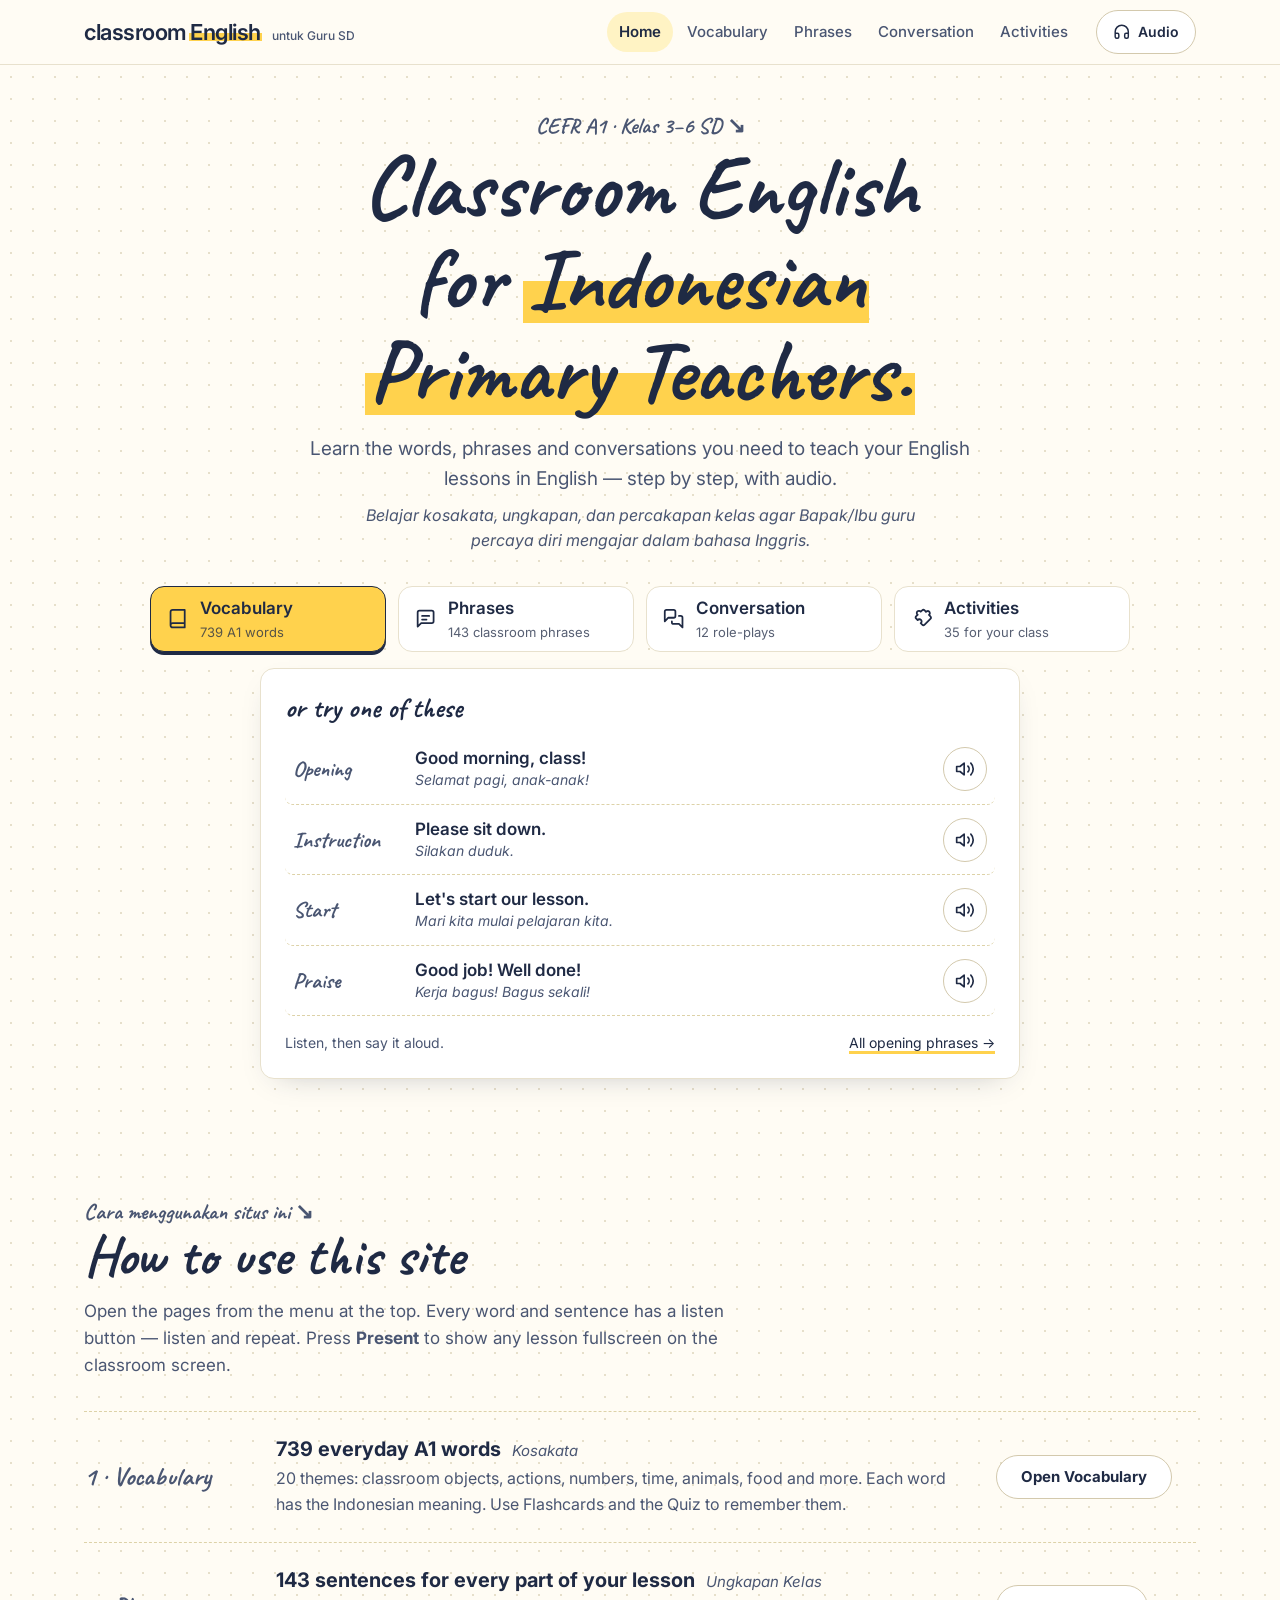
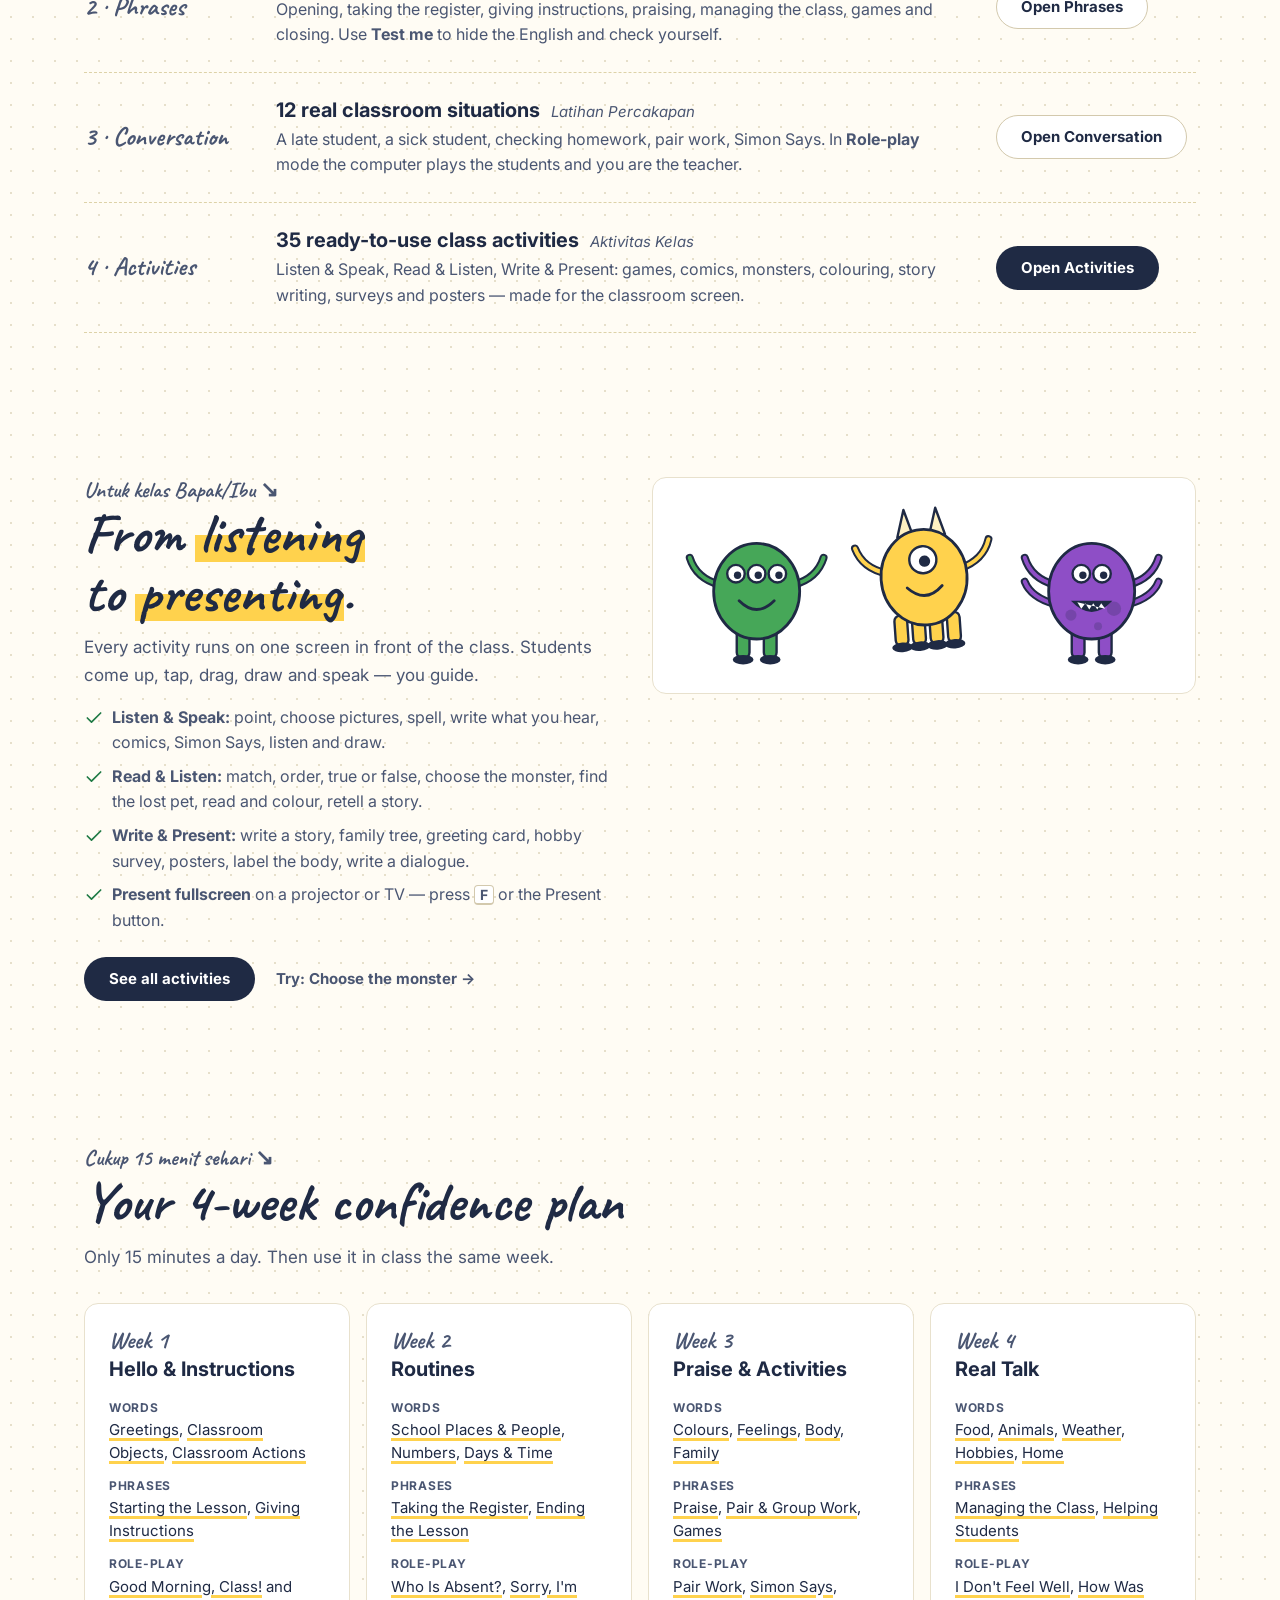
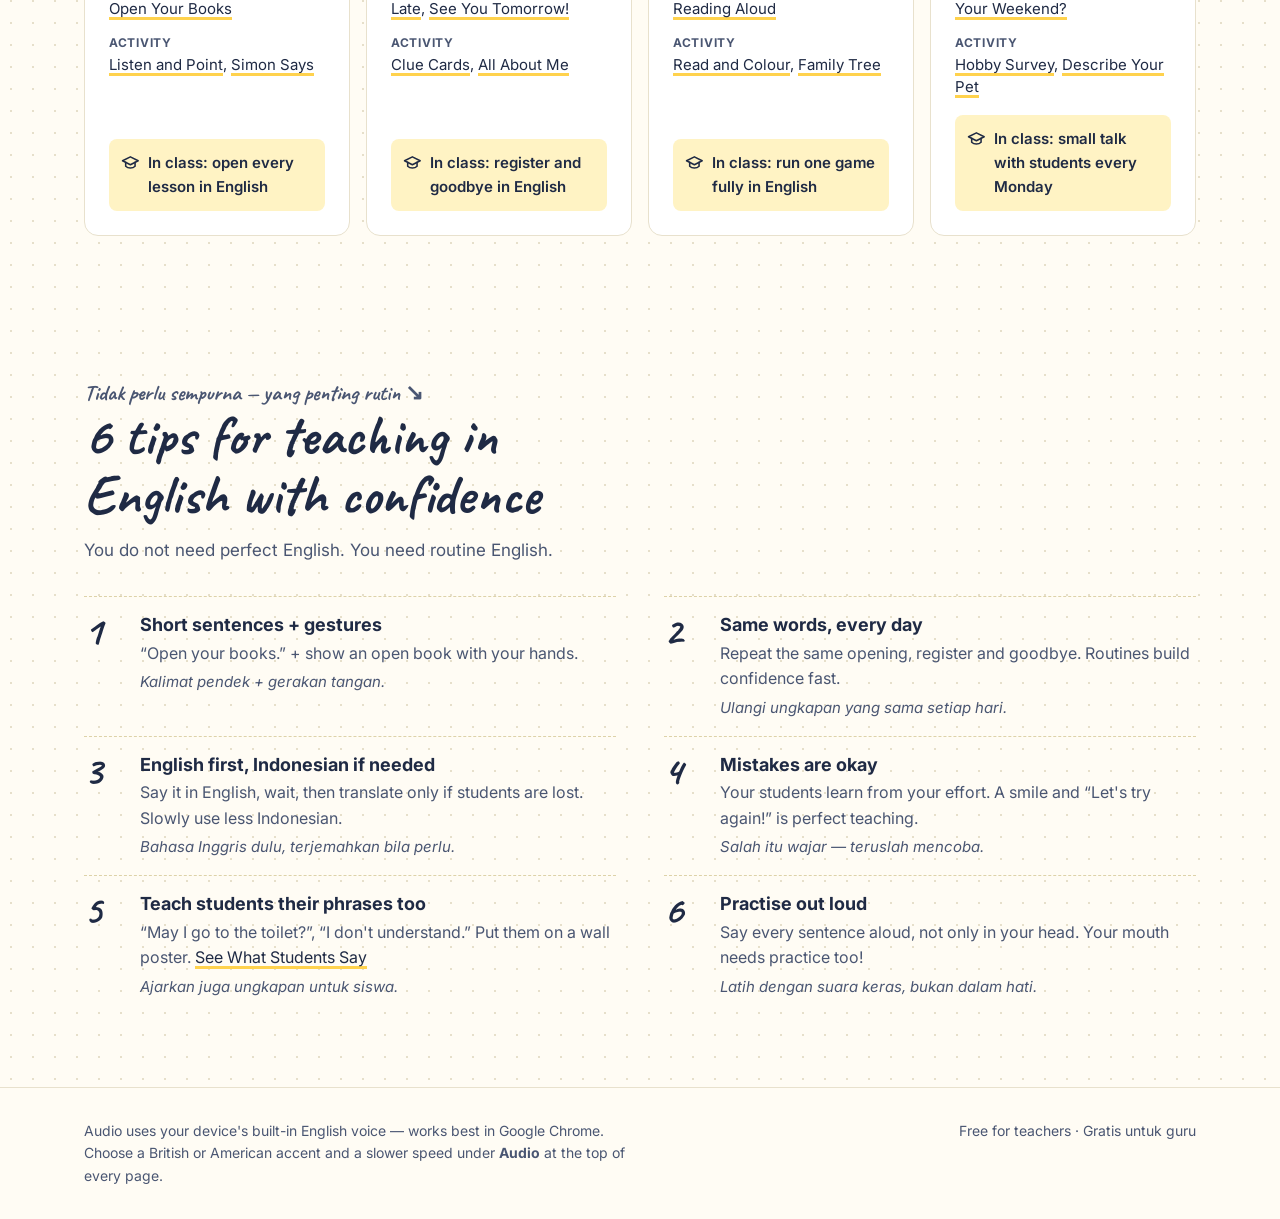
<file: index.html>
<!doctype html>
<html lang="en">
<head>
  <meta charset="utf-8">
  <meta name="viewport" content="width=device-width, initial-scale=1, viewport-fit=cover">
  <title>Classroom English for Indonesian Primary Teachers</title>
  <meta name="description" content="Free Classroom English practice for Indonesian SD teachers (Grades 3–6): 739 A1 words, 143 classroom phrases, 12 role-plays and 35 classroom activities, all with audio and a fullscreen present mode.">
  <meta name="theme-color" content="#fffcf4" media="(prefers-color-scheme: light)">
  <meta name="theme-color" content="#151b2b" media="(prefers-color-scheme: dark)">
  <link rel="icon" href="assets/img/favicon.svg" type="image/svg+xml">
  <link rel="preconnect" href="https://fonts.googleapis.com">
  <link rel="preconnect" href="https://fonts.gstatic.com" crossorigin>
  <link rel="stylesheet" href="https://fonts.googleapis.com/css2?family=Caveat:wght@600;700&family=Inter:ital,wght@0,400;0,500;0,600;0,700;0,800;1,400&display=swap">
  <link rel="stylesheet" href="assets/css/style.css">
  <script src="assets/js/tts.js" defer></script>
  <script src="assets/js/app.js" defer></script>
</head>
<body>
  <a class="skip-link" href="#main">Skip to content</a>

  <header class="site-header">
    <div class="container">
      <a class="brand" href="index.html" aria-label="Classroom English, home">classroom<b>English</b><small>untuk Guru SD</small></a>
      <nav class="main-nav" aria-label="Main">
        <ul>
          <li><a href="index.html" aria-current="page">Home</a></li>
          <li><a href="vocabulary.html">Vocabulary</a></li>
          <li><a href="phrases.html">Phrases</a></li>
          <li><a href="conversation.html">Conversation</a></li>
          <li><a href="activities.html">Activities</a></li>
        </ul>
      </nav>
      <button class="audio-btn" type="button" popovertarget="audio-panel">
        <svg class="icon" aria-hidden="true"><use href="#i-headphones"/></svg><span class="label-long">Audio</span><span class="visually-hidden"> settings</span>
      </button>
    </div>
  </header>

  <div id="audio-panel" class="audio-panel" popover aria-label="Audio settings">
    <h2>Audio settings</h2>
    <fieldset>
      <legend>Accent</legend>
      <div class="segmented">
        <label><input type="radio" name="accent" value="en-GB"><span>British</span></label>
        <label><input type="radio" name="accent" value="en-US"><span>American</span></label>
      </div>
    </fieldset>
    <fieldset>
      <legend>Speed</legend>
      <div class="segmented">
        <label><input type="radio" name="speed" value="slow"><span>Slow</span></label>
        <label><input type="radio" name="speed" value="normal"><span>Normal</span></label>
        <label><input type="radio" name="speed" value="fast"><span>Fast</span></label>
      </div>
    </fieldset>
    <p class="note" data-audio-note>Uses your device's built-in English voice. Works best in Google Chrome.</p>
  </div>

  <main id="main">
    <!-- Hero -->
    <section class="hero">
      <div class="container">
        <p class="eyebrow">CEFR A1 · Kelas 3–6 SD</p>
        <h1>Classroom English for <span class="hl">Indonesian Primary Teachers.</span></h1>
        <p class="lead">Learn the words, phrases and conversations you need to teach your English lessons in English — step by step, with audio.</p>
        <p class="lead-id id">Belajar kosakata, ungkapan, dan percakapan kelas agar Bapak/Ibu guru percaya diri mengajar dalam bahasa Inggris.</p>

        <nav class="hero-tabs" aria-label="Start here">
          <a class="hero-tab primary" href="vocabulary.html"><svg class="icon" aria-hidden="true"><use href="#i-book"/></svg><span>Vocabulary<small>739 A1 words</small></span></a>
          <a class="hero-tab" href="phrases.html"><svg class="icon" aria-hidden="true"><use href="#i-quote"/></svg><span>Phrases<small>143 classroom phrases</small></span></a>
          <a class="hero-tab" href="conversation.html"><svg class="icon" aria-hidden="true"><use href="#i-chat"/></svg><span>Conversation<small>12 role-plays</small></span></a>
          <a class="hero-tab" href="activities.html"><svg class="icon" aria-hidden="true"><use href="#i-puzzle"/></svg><span>Activities<small>35 for your class</small></span></a>
        </nav>

        <section class="try" aria-labelledby="try-title">
          <h2 id="try-title">or try one of these</h2>
          <ul class="try-list">
            <li>
              <span class="try-label hand">Opening</span>
              <div class="grow"><div class="en">Good morning, class!</div><div class="id">Selamat pagi, anak-anak!</div></div>
              <button class="icon-btn" type="button" data-say="Good morning, class!" aria-label="Listen: Good morning, class!"><svg class="icon" aria-hidden="true"><use href="#i-volume"/></svg></button>
            </li>
            <li>
              <span class="try-label hand">Instruction</span>
              <div class="grow"><div class="en">Please sit down.</div><div class="id">Silakan duduk.</div></div>
              <button class="icon-btn" type="button" data-say="Please sit down." aria-label="Listen: Please sit down."><svg class="icon" aria-hidden="true"><use href="#i-volume"/></svg></button>
            </li>
            <li>
              <span class="try-label hand">Start</span>
              <div class="grow"><div class="en">Let's start our lesson.</div><div class="id">Mari kita mulai pelajaran kita.</div></div>
              <button class="icon-btn" type="button" data-say="Let's start our lesson." aria-label="Listen: Let's start our lesson."><svg class="icon" aria-hidden="true"><use href="#i-volume"/></svg></button>
            </li>
            <li>
              <span class="try-label hand">Praise</span>
              <div class="grow"><div class="en">Good job! Well done!</div><div class="id">Kerja bagus! Bagus sekali!</div></div>
              <button class="icon-btn" type="button" data-say="Good job! Well done!" aria-label="Listen: Good job! Well done!"><svg class="icon" aria-hidden="true"><use href="#i-volume"/></svg></button>
            </li>
          </ul>
          <div class="try-foot">
            <span>Listen, then say it aloud.</span>
            <a href="phrases.html#start">All opening phrases →</a>
          </div>
        </section>
      </div>
    </section>

    <!-- How to use -->
    <section class="band" aria-labelledby="how-title">
      <div class="container">
        <div class="band-head">
          <p class="eyebrow">Cara menggunakan situs ini</p>
          <h2 id="how-title">How to use this site</h2>
          <p>Open the pages from the menu at the top. Every word and sentence has a listen button — listen and repeat. Press <strong>Present</strong> to show any lesson fullscreen on the classroom screen.</p>
        </div>
        <ol class="steps">
          <li class="step">
            <span class="step-label">1 · Vocabulary</span>
            <div>
              <h3>739 everyday A1 words <small>Kosakata</small></h3>
              <p>20 themes: classroom objects, actions, numbers, time, animals, food and more. Each word has the Indonesian meaning. Use Flashcards and the Quiz to remember them.</p>
            </div>
            <a class="btn btn-secondary" href="vocabulary.html">Open Vocabulary</a>
          </li>
          <li class="step">
            <span class="step-label">2 · Phrases</span>
            <div>
              <h3>143 sentences for every part of your lesson <small>Ungkapan Kelas</small></h3>
              <p>Opening, taking the register, giving instructions, praising, managing the class, games and closing. Use <strong>Test me</strong> to hide the English and check yourself.</p>
            </div>
            <a class="btn btn-secondary" href="phrases.html">Open Phrases</a>
          </li>
          <li class="step">
            <span class="step-label">3 · Conversation</span>
            <div>
              <h3>12 real classroom situations <small>Latihan Percakapan</small></h3>
              <p>A late student, a sick student, checking homework, pair work, Simon Says. In <strong>Role-play</strong> mode the computer plays the students and you are the teacher.</p>
            </div>
            <a class="btn btn-secondary" href="conversation.html">Open Conversation</a>
          </li>
          <li class="step">
            <span class="step-label">4 · Activities</span>
            <div>
              <h3>35 ready-to-use class activities <small>Aktivitas Kelas</small></h3>
              <p>Listen &amp; Speak, Read &amp; Listen, Write &amp; Present: games, comics, monsters, colouring, story writing, surveys and posters — made for the classroom screen.</p>
            </div>
            <a class="btn btn-primary" href="activities.html">Open Activities</a>
          </li>
        </ol>
      </div>
    </section>

    <!-- Activities -->
    <section class="band" aria-labelledby="act-title">
      <div class="container split">
        <div class="band-head">
          <p class="eyebrow">Untuk kelas Bapak/Ibu</p>
          <h2 id="act-title">From <span class="hl">listening</span> to <span class="hl">presenting</span>.</h2>
          <p>Every activity runs on one screen in front of the class. Students come up, tap, drag, draw and speak — you guide.</p>
          <ul class="checks">
            <li><svg class="icon" aria-hidden="true"><use href="#i-check"/></svg><span><strong>Listen &amp; Speak:</strong> point, choose pictures, spell, write what you hear, comics, Simon Says, listen and draw.</span></li>
            <li><svg class="icon" aria-hidden="true"><use href="#i-check"/></svg><span><strong>Read &amp; Listen:</strong> match, order, true or false, choose the monster, find the lost pet, read and colour, retell a story.</span></li>
            <li><svg class="icon" aria-hidden="true"><use href="#i-check"/></svg><span><strong>Write &amp; Present:</strong> write a story, family tree, greeting card, hobby survey, posters, label the body, write a dialogue.</span></li>
            <li><svg class="icon" aria-hidden="true"><use href="#i-check"/></svg><span><strong>Present fullscreen</strong> on a projector or TV — press <kbd>F</kbd> or the Present button.</span></li>
          </ul>
          <p class="row" style="margin-top: 24px"><a class="btn btn-primary" href="activities.html">See all activities</a><a class="btn btn-ghost" href="activities.html#read-and-choose-monster">Try: Choose the monster →</a></p>
        </div>
        <figure class="art-frame home-art" aria-hidden="true" data-home-art></figure>
      </div>
    </section>

    <!-- 4-week plan -->
    <section class="band" id="plan" aria-labelledby="plan-title">
      <div class="container">
        <div class="band-head">
          <p class="eyebrow">Cukup 15 menit sehari</p>
          <h2 id="plan-title">Your 4-week confidence plan</h2>
          <p>Only 15 minutes a day. Then use it in class the same week.</p>
        </div>
        <ol class="plan">
          <li class="week">
            <span class="week-label">Week 1</span>
            <h3>Hello &amp; Instructions</h3>
            <dl>
              <div><dt>Words</dt><dd><a href="vocabulary.html#greet">Greetings</a>, <a href="vocabulary.html#objects">Classroom Objects</a>, <a href="vocabulary.html#actions">Classroom Actions</a></dd></div>
              <div><dt>Phrases</dt><dd><a href="phrases.html#start">Starting the Lesson</a>, <a href="phrases.html#instructions">Giving Instructions</a></dd></div>
              <div><dt>Role-play</dt><dd><a href="conversation.html#good-morning-class">Good Morning, Class!</a> and <a href="conversation.html#open-your-books">Open Your Books</a></dd></div>
              <div><dt>Activity</dt><dd><a href="activities.html#listen-and-point">Listen and Point</a>, <a href="activities.html#listen-and-do">Simon Says</a></dd></div>
            </dl>
            <p class="in-class"><svg class="icon" aria-hidden="true"><use href="#i-school"/></svg><span>In class: open every lesson in English</span></p>
          </li>
          <li class="week">
            <span class="week-label">Week 2</span>
            <h3>Routines</h3>
            <dl>
              <div><dt>Words</dt><dd><a href="vocabulary.html#school">School Places &amp; People</a>, <a href="vocabulary.html#numbers">Numbers</a>, <a href="vocabulary.html#time">Days &amp; Time</a></dd></div>
              <div><dt>Phrases</dt><dd><a href="phrases.html#register">Taking the Register</a>, <a href="phrases.html#ending">Ending the Lesson</a></dd></div>
              <div><dt>Role-play</dt><dd><a href="conversation.html#who-is-absent">Who Is Absent?</a>, <a href="conversation.html#sorry-im-late">Sorry, I'm Late</a>, <a href="conversation.html#see-you-tomorrow">See You Tomorrow!</a></dd></div>
              <div><dt>Activity</dt><dd><a href="activities.html#clue-cards">Clue Cards</a>, <a href="activities.html#about-me">All About Me</a></dd></div>
            </dl>
            <p class="in-class"><svg class="icon" aria-hidden="true"><use href="#i-school"/></svg><span>In class: register and goodbye in English</span></p>
          </li>
          <li class="week">
            <span class="week-label">Week 3</span>
            <h3>Praise &amp; Activities</h3>
            <dl>
              <div><dt>Words</dt><dd><a href="vocabulary.html#colours">Colours</a>, <a href="vocabulary.html#feelings">Feelings</a>, <a href="vocabulary.html#body">Body</a>, <a href="vocabulary.html#family">Family</a></dd></div>
              <div><dt>Phrases</dt><dd><a href="phrases.html#praise">Praise</a>, <a href="phrases.html#groups">Pair &amp; Group Work</a>, <a href="phrases.html#games">Games</a></dd></div>
              <div><dt>Role-play</dt><dd><a href="conversation.html#pair-work">Pair Work</a>, <a href="conversation.html#lets-play-simon-says">Simon Says</a>, <a href="conversation.html#reading-aloud">Reading Aloud</a></dd></div>
              <div><dt>Activity</dt><dd><a href="activities.html#read-and-colour">Read and Colour</a>, <a href="activities.html#family-tree">Family Tree</a></dd></div>
            </dl>
            <p class="in-class"><svg class="icon" aria-hidden="true"><use href="#i-school"/></svg><span>In class: run one game fully in English</span></p>
          </li>
          <li class="week">
            <span class="week-label">Week 4</span>
            <h3>Real Talk</h3>
            <dl>
              <div><dt>Words</dt><dd><a href="vocabulary.html#food">Food</a>, <a href="vocabulary.html#animals">Animals</a>, <a href="vocabulary.html#weather">Weather</a>, <a href="vocabulary.html#hobbies">Hobbies</a>, <a href="vocabulary.html#home">Home</a></dd></div>
              <div><dt>Phrases</dt><dd><a href="phrases.html#behaviour">Managing the Class</a>, <a href="phrases.html#help">Helping Students</a></dd></div>
              <div><dt>Role-play</dt><dd><a href="conversation.html#i-dont-feel-well">I Don't Feel Well</a>, <a href="conversation.html#how-was-your-weekend">How Was Your Weekend?</a></dd></div>
              <div><dt>Activity</dt><dd><a href="activities.html#hobby-survey">Hobby Survey</a>, <a href="activities.html#describe-pet">Describe Your Pet</a></dd></div>
            </dl>
            <p class="in-class"><svg class="icon" aria-hidden="true"><use href="#i-school"/></svg><span>In class: small talk with students every Monday</span></p>
          </li>
        </ol>
      </div>
    </section>

    <!-- Tips -->
    <section class="band" aria-labelledby="tips-title">
      <div class="container">
        <div class="band-head">
          <p class="eyebrow">Tidak perlu sempurna — yang penting rutin</p>
          <h2 id="tips-title">6 tips for teaching in English with confidence</h2>
          <p>You do not need perfect English. You need routine English.</p>
        </div>
        <ol class="tips">
          <li><div><h3>Short sentences + gestures</h3><p>“Open your books.” + show an open book with your hands.</p><p class="id">Kalimat pendek + gerakan tangan.</p></div></li>
          <li><div><h3>Same words, every day</h3><p>Repeat the same opening, register and goodbye. Routines build confidence fast.</p><p class="id">Ulangi ungkapan yang sama setiap hari.</p></div></li>
          <li><div><h3>English first, Indonesian if needed</h3><p>Say it in English, wait, then translate only if students are lost. Slowly use less Indonesian.</p><p class="id">Bahasa Inggris dulu, terjemahkan bila perlu.</p></div></li>
          <li><div><h3>Mistakes are okay</h3><p>Your students learn from your effort. A smile and “Let's try again!” is perfect teaching.</p><p class="id">Salah itu wajar — teruslah mencoba.</p></div></li>
          <li><div><h3>Teach students their phrases too</h3><p>“May I go to the toilet?”, “I don't understand.” Put them on a wall poster. <a href="phrases.html#students">See What Students Say</a></p><p class="id">Ajarkan juga ungkapan untuk siswa.</p></div></li>
          <li><div><h3>Practise out loud</h3><p>Say every sentence aloud, not only in your head. Your mouth needs practice too!</p><p class="id">Latih dengan suara keras, bukan dalam hati.</p></div></li>
        </ol>
      </div>
    </section>
  </main>

  <footer class="site-footer">
    <div class="container">
      <p>Audio uses your device's built-in English voice — works best in Google Chrome. Choose a British or American accent and a slower speed under <strong>Audio</strong> at the top of every page.</p>
      <p>Free for teachers · Gratis untuk guru</p>
    </div>
  </footer>

  <nav class="bottom-nav" aria-label="Main (mobile)">
    <ul>
      <li><a href="index.html" aria-current="page"><svg class="icon" aria-hidden="true"><use href="#i-home"/></svg>Home</a></li>
      <li><a href="vocabulary.html"><svg class="icon" aria-hidden="true"><use href="#i-book"/></svg>Words</a></li>
      <li><a href="phrases.html"><svg class="icon" aria-hidden="true"><use href="#i-quote"/></svg>Phrases</a></li>
      <li><a href="conversation.html"><svg class="icon" aria-hidden="true"><use href="#i-chat"/></svg>Talk</a></li>
      <li><a href="activities.html"><svg class="icon" aria-hidden="true"><use href="#i-puzzle"/></svg>Activities</a></li>
    </ul>
  </nav>
  <script src="assets/js/activities/art.js" defer></script>
</body>
</html>
</file>
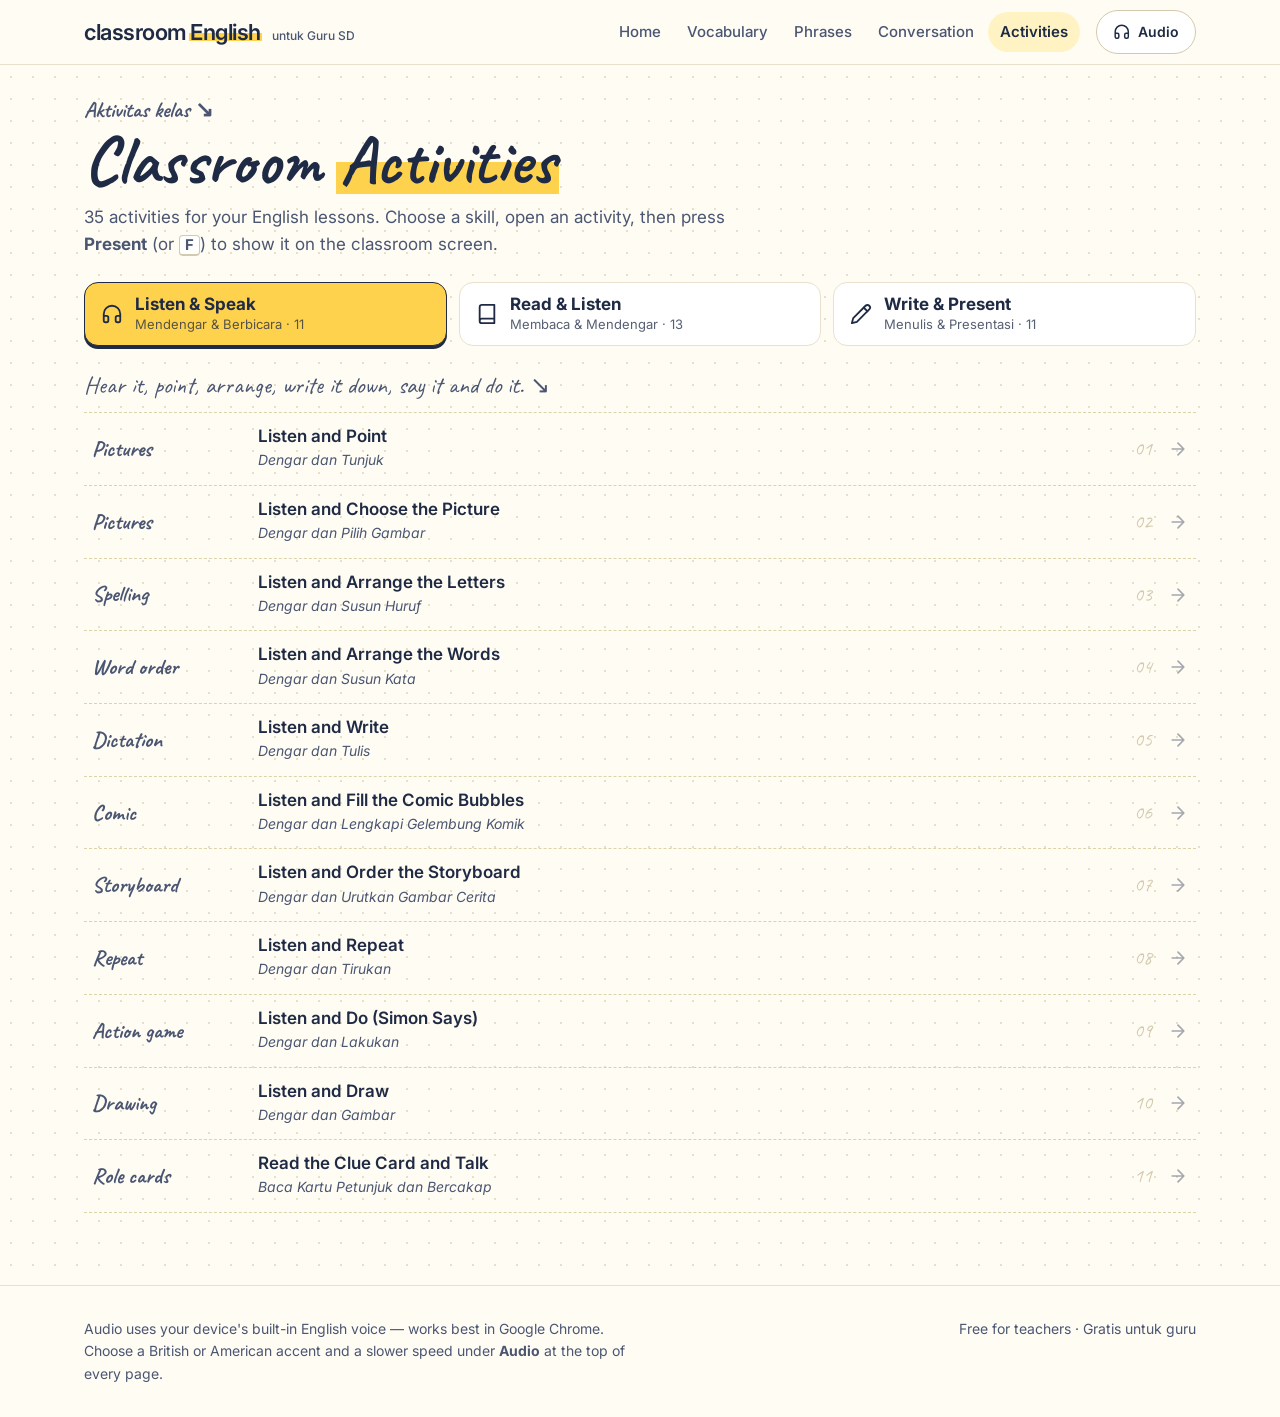
<file: activities.html>
<!doctype html>
<html lang="en">
<head>
  <meta charset="utf-8">
  <meta name="viewport" content="width=device-width, initial-scale=1, viewport-fit=cover">
  <title>Activities · Classroom English</title>
  <meta name="description" content="35 classroom activities for Indonesian SD English lessons: Listen & Speak, Read & Listen, Write & Present — ready for the classroom screen.">
  <meta name="theme-color" content="#fffcf4" media="(prefers-color-scheme: light)">
  <meta name="theme-color" content="#151b2b" media="(prefers-color-scheme: dark)">
  <link rel="icon" href="assets/img/favicon.svg" type="image/svg+xml">
  <link rel="preconnect" href="https://fonts.googleapis.com">
  <link rel="preconnect" href="https://fonts.gstatic.com" crossorigin>
  <link rel="stylesheet" href="https://fonts.googleapis.com/css2?family=Caveat:wght@600;700&family=Inter:ital,wght@0,400;0,500;0,600;0,700;0,800;1,400&display=swap">
  <link rel="stylesheet" href="assets/css/style.css">
  <script src="assets/js/tts.js" defer></script>
  <script src="assets/js/app.js" defer></script>
  <script src="assets/js/activities/art.js" defer></script>
  <script src="assets/js/activities/activities.js" defer></script>
  <script src="assets/js/activities/kinds-practice.js" defer></script>
  <script src="assets/js/activities/kinds-board.js" defer></script>
  <script src="assets/js/activities/kinds-create.js" defer></script>
</head>
<body>
  <a class="skip-link" href="#main">Skip to content</a>

  <header class="site-header">
    <div class="container">
      <a class="brand" href="index.html" aria-label="Classroom English, home">classroom<b>English</b><small>untuk Guru SD</small></a>
      <nav class="main-nav" aria-label="Main">
        <ul>
          <li><a href="index.html">Home</a></li>
          <li><a href="vocabulary.html">Vocabulary</a></li>
          <li><a href="phrases.html">Phrases</a></li>
          <li><a href="conversation.html">Conversation</a></li>
          <li><a href="activities.html" aria-current="page">Activities</a></li>
        </ul>
      </nav>
      <button class="audio-btn" type="button" popovertarget="audio-panel">
        <svg class="icon" aria-hidden="true"><use href="#i-headphones"/></svg><span class="label-long">Audio</span><span class="visually-hidden"> settings</span>
      </button>
    </div>
  </header>

  <div id="audio-panel" class="audio-panel" popover aria-label="Audio settings">
    <h2>Audio settings</h2>
    <fieldset>
      <legend>Accent</legend>
      <div class="segmented">
        <label><input type="radio" name="accent" value="en-GB"><span>British</span></label>
        <label><input type="radio" name="accent" value="en-US"><span>American</span></label>
      </div>
    </fieldset>
    <fieldset>
      <legend>Speed</legend>
      <div class="segmented">
        <label><input type="radio" name="speed" value="slow"><span>Slow</span></label>
        <label><input type="radio" name="speed" value="normal"><span>Normal</span></label>
        <label><input type="radio" name="speed" value="fast"><span>Fast</span></label>
      </div>
    </fieldset>
    <p class="note" data-audio-note>Uses your device's built-in English voice. Works best in Google Chrome.</p>
  </div>

  <main id="main">
    <div class="container">
      <header class="page-head">
        <p class="eyebrow">Aktivitas kelas</p>
        <h1>Classroom <span class="hl">Activities</span></h1>
        <p>35 activities for your English lessons. Choose a skill, open an activity, then press <strong>Present</strong> (or <kbd>F</kbd>) to show it on the classroom screen.</p>
      </header>
      <div id="act-root" class="act-root"></div>
      <p class="visually-hidden" id="live" aria-live="polite"></p>
      <div class="act-bottom-space"></div>
    </div>
  </main>

  <footer class="site-footer">
    <div class="container">
      <p>Audio uses your device's built-in English voice — works best in Google Chrome. Choose a British or American accent and a slower speed under <strong>Audio</strong> at the top of every page.</p>
      <p>Free for teachers · Gratis untuk guru</p>
    </div>
  </footer>

  <nav class="bottom-nav" aria-label="Main (mobile)">
    <ul>
      <li><a href="index.html"><svg class="icon" aria-hidden="true"><use href="#i-home"/></svg>Home</a></li>
      <li><a href="vocabulary.html"><svg class="icon" aria-hidden="true"><use href="#i-book"/></svg>Words</a></li>
      <li><a href="phrases.html"><svg class="icon" aria-hidden="true"><use href="#i-quote"/></svg>Phrases</a></li>
      <li><a href="conversation.html"><svg class="icon" aria-hidden="true"><use href="#i-chat"/></svg>Talk</a></li>
      <li><a href="activities.html" aria-current="page"><svg class="icon" aria-hidden="true"><use href="#i-puzzle"/></svg>Activities</a></li>
    </ul>
  </nav>
</body>
</html>
</file>
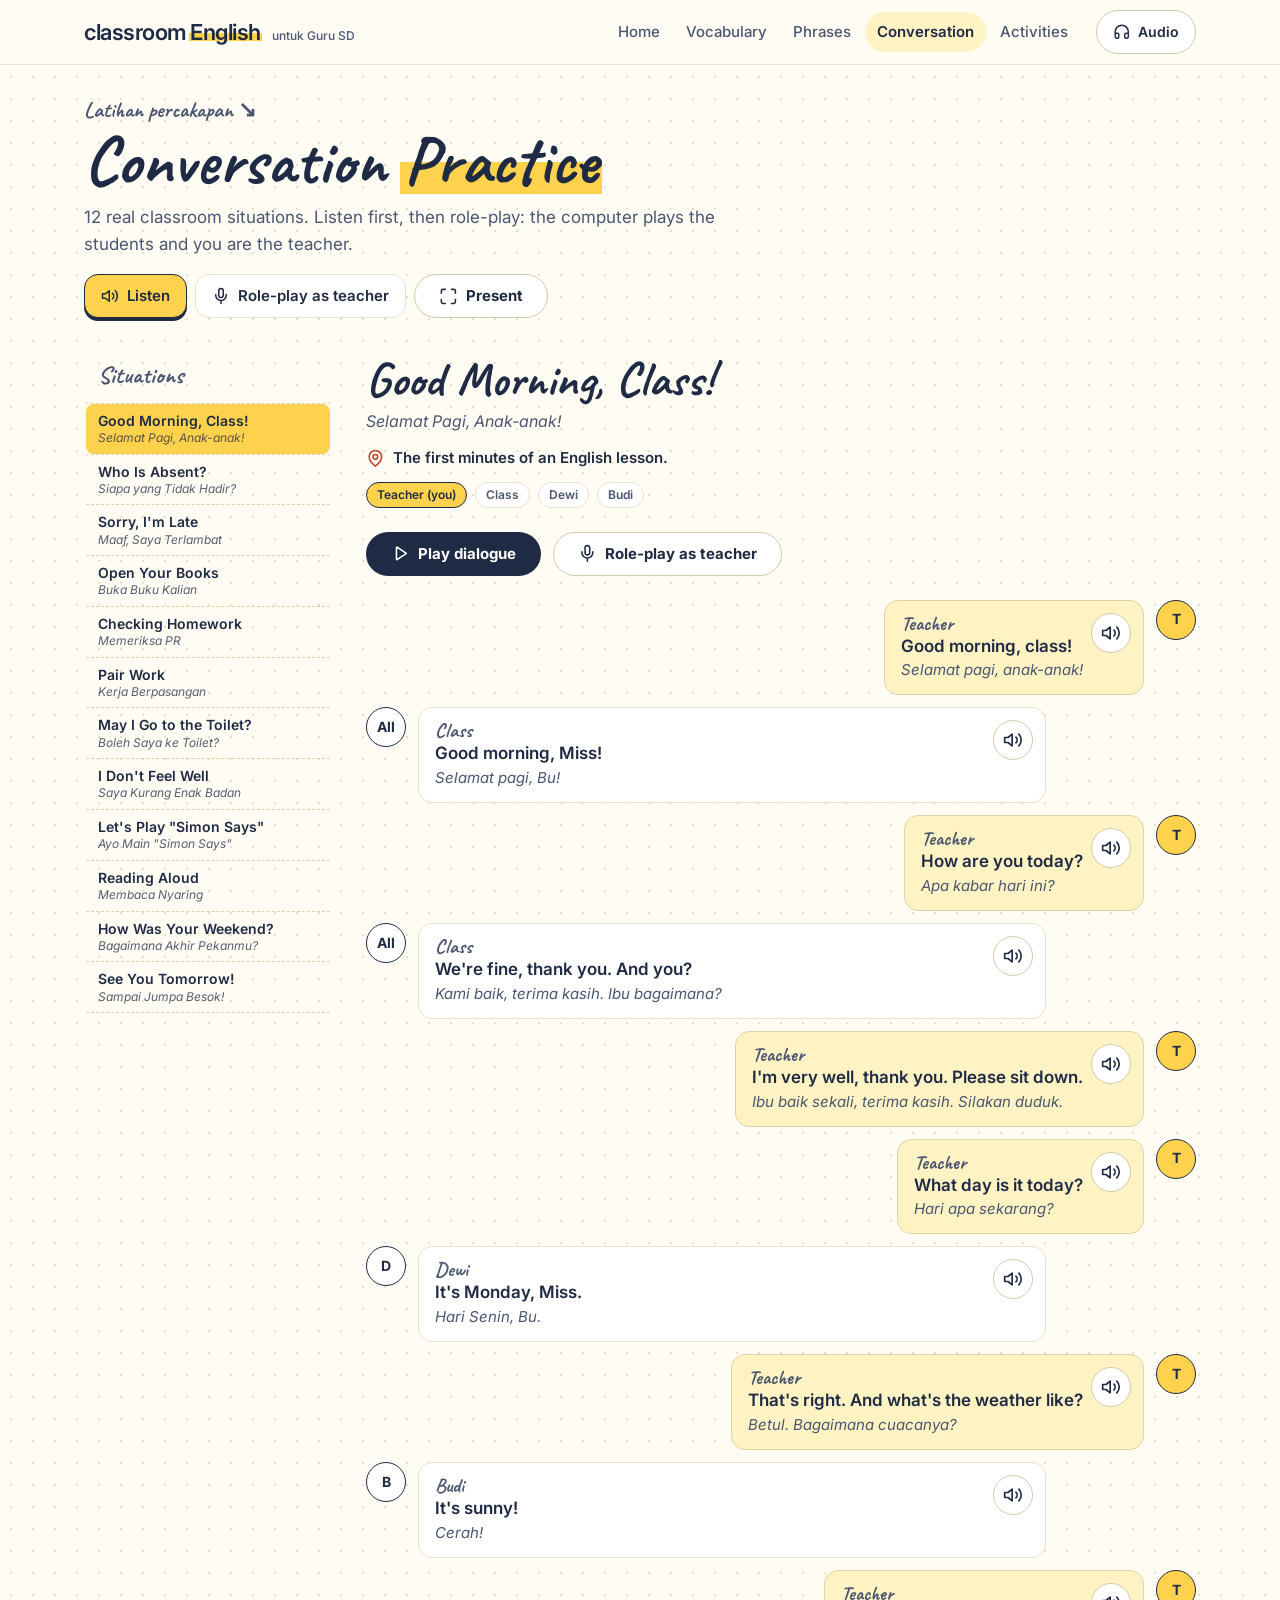
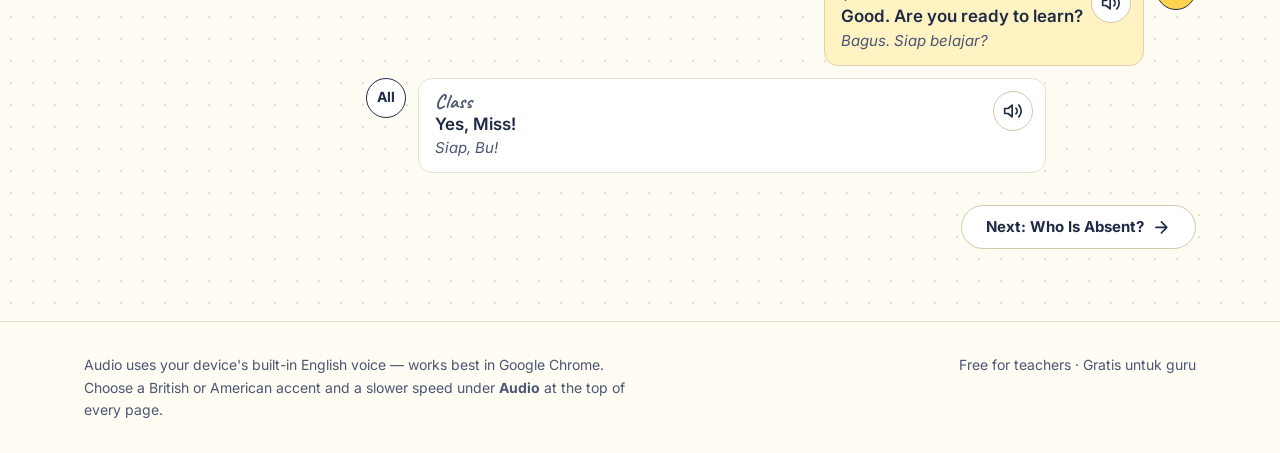
<file: conversation.html>
<!doctype html>
<html lang="en">
<head>
  <meta charset="utf-8">
  <meta name="viewport" content="width=device-width, initial-scale=1, viewport-fit=cover">
  <title>Conversation Practice · Classroom English</title>
  <meta name="description" content="12 classroom dialogues to listen to or role-play as the teacher, with an optional speaking check.">
  <meta name="theme-color" content="#fffcf4" media="(prefers-color-scheme: light)">
  <meta name="theme-color" content="#151b2b" media="(prefers-color-scheme: dark)">
  <link rel="icon" href="assets/img/favicon.svg" type="image/svg+xml">
  <link rel="preconnect" href="https://fonts.googleapis.com">
  <link rel="preconnect" href="https://fonts.gstatic.com" crossorigin>
  <link rel="stylesheet" href="https://fonts.googleapis.com/css2?family=Caveat:wght@600;700&family=Inter:ital,wght@0,400;0,500;0,600;0,700;0,800;1,400&display=swap">
  <link rel="stylesheet" href="assets/css/style.css">
  <script src="assets/js/tts.js" defer></script>
  <script src="assets/js/app.js" defer></script>
  <script src="assets/js/conversation.js" defer></script>
</head>
<body>
  <a class="skip-link" href="#main">Skip to content</a>

  <header class="site-header">
    <div class="container">
      <a class="brand" href="index.html" aria-label="Classroom English, home">classroom<b>English</b><small>untuk Guru SD</small></a>
      <nav class="main-nav" aria-label="Main">
        <ul>
          <li><a href="index.html">Home</a></li>
          <li><a href="vocabulary.html">Vocabulary</a></li>
          <li><a href="phrases.html">Phrases</a></li>
          <li><a href="conversation.html" aria-current="page">Conversation</a></li>
          <li><a href="activities.html">Activities</a></li>
        </ul>
      </nav>
      <button class="audio-btn" type="button" popovertarget="audio-panel">
        <svg class="icon" aria-hidden="true"><use href="#i-headphones"/></svg><span class="label-long">Audio</span><span class="visually-hidden"> settings</span>
      </button>
    </div>
  </header>

  <div id="audio-panel" class="audio-panel" popover aria-label="Audio settings">
    <h2>Audio settings</h2>
    <fieldset>
      <legend>Accent</legend>
      <div class="segmented">
        <label><input type="radio" name="accent" value="en-GB"><span>British</span></label>
        <label><input type="radio" name="accent" value="en-US"><span>American</span></label>
      </div>
    </fieldset>
    <fieldset>
      <legend>Speed</legend>
      <div class="segmented">
        <label><input type="radio" name="speed" value="slow"><span>Slow</span></label>
        <label><input type="radio" name="speed" value="normal"><span>Normal</span></label>
        <label><input type="radio" name="speed" value="fast"><span>Fast</span></label>
      </div>
    </fieldset>
    <p class="note" data-audio-note>Uses your device's built-in English voice. Works best in Google Chrome.</p>
  </div>

  <main id="main">
    <div class="container">
      <header class="page-head">
        <div class="head-row">
          <div>
            <p class="eyebrow">Latihan percakapan</p>
            <h1>Conversation <span class="hl">Practice</span></h1>
            <p>12 real classroom situations. Listen first, then role-play: the computer plays the students and you are the teacher.</p>
          </div>
          <div class="page-actions">
            <fieldset class="segmented">
              <legend class="visually-hidden">Practice mode</legend>
              <label><input type="radio" name="cmode" value="listen" checked><span><svg class="icon" aria-hidden="true"><use href="#i-volume"/></svg>Listen</span></label>
              <label><input type="radio" name="cmode" value="roleplay"><span><svg class="icon" aria-hidden="true"><use href="#i-mic"/></svg>Role-play as teacher</span></label>
            </fieldset>
            <button type="button" class="btn btn-secondary" data-present="#panel"><svg class="icon" aria-hidden="true"><use href="#i-maximize"/></svg><span>Present</span></button>
          </div>
        </div>
      </header>
      <div class="workspace">
        <aside aria-labelledby="topics-label">
          <p class="aside-label" id="topics-label">Situations</p>
          <ul class="topic-list" id="topics" aria-label="Situations"></ul>
        </aside>
        <section id="panel" class="presentable" aria-label="Dialogue">
          <button type="button" class="btn btn-secondary present-exit" data-present="#panel"><svg class="icon" aria-hidden="true"><use href="#i-minimize"/></svg><span>Exit</span></button>
          <div id="view"></div>
          <p class="visually-hidden" id="live" aria-live="polite"></p>
        </section>
      </div>
    </div>
  </main>

  <footer class="site-footer">
    <div class="container">
      <p>Audio uses your device's built-in English voice — works best in Google Chrome. Choose a British or American accent and a slower speed under <strong>Audio</strong> at the top of every page.</p>
      <p>Free for teachers · Gratis untuk guru</p>
    </div>
  </footer>

  <nav class="bottom-nav" aria-label="Main (mobile)">
    <ul>
      <li><a href="index.html"><svg class="icon" aria-hidden="true"><use href="#i-home"/></svg>Home</a></li>
      <li><a href="vocabulary.html"><svg class="icon" aria-hidden="true"><use href="#i-book"/></svg>Words</a></li>
      <li><a href="phrases.html"><svg class="icon" aria-hidden="true"><use href="#i-quote"/></svg>Phrases</a></li>
      <li><a href="conversation.html" aria-current="page"><svg class="icon" aria-hidden="true"><use href="#i-chat"/></svg>Talk</a></li>
      <li><a href="activities.html"><svg class="icon" aria-hidden="true"><use href="#i-puzzle"/></svg>Activities</a></li>
    </ul>
  </nav>
</body>
</html>
</file>
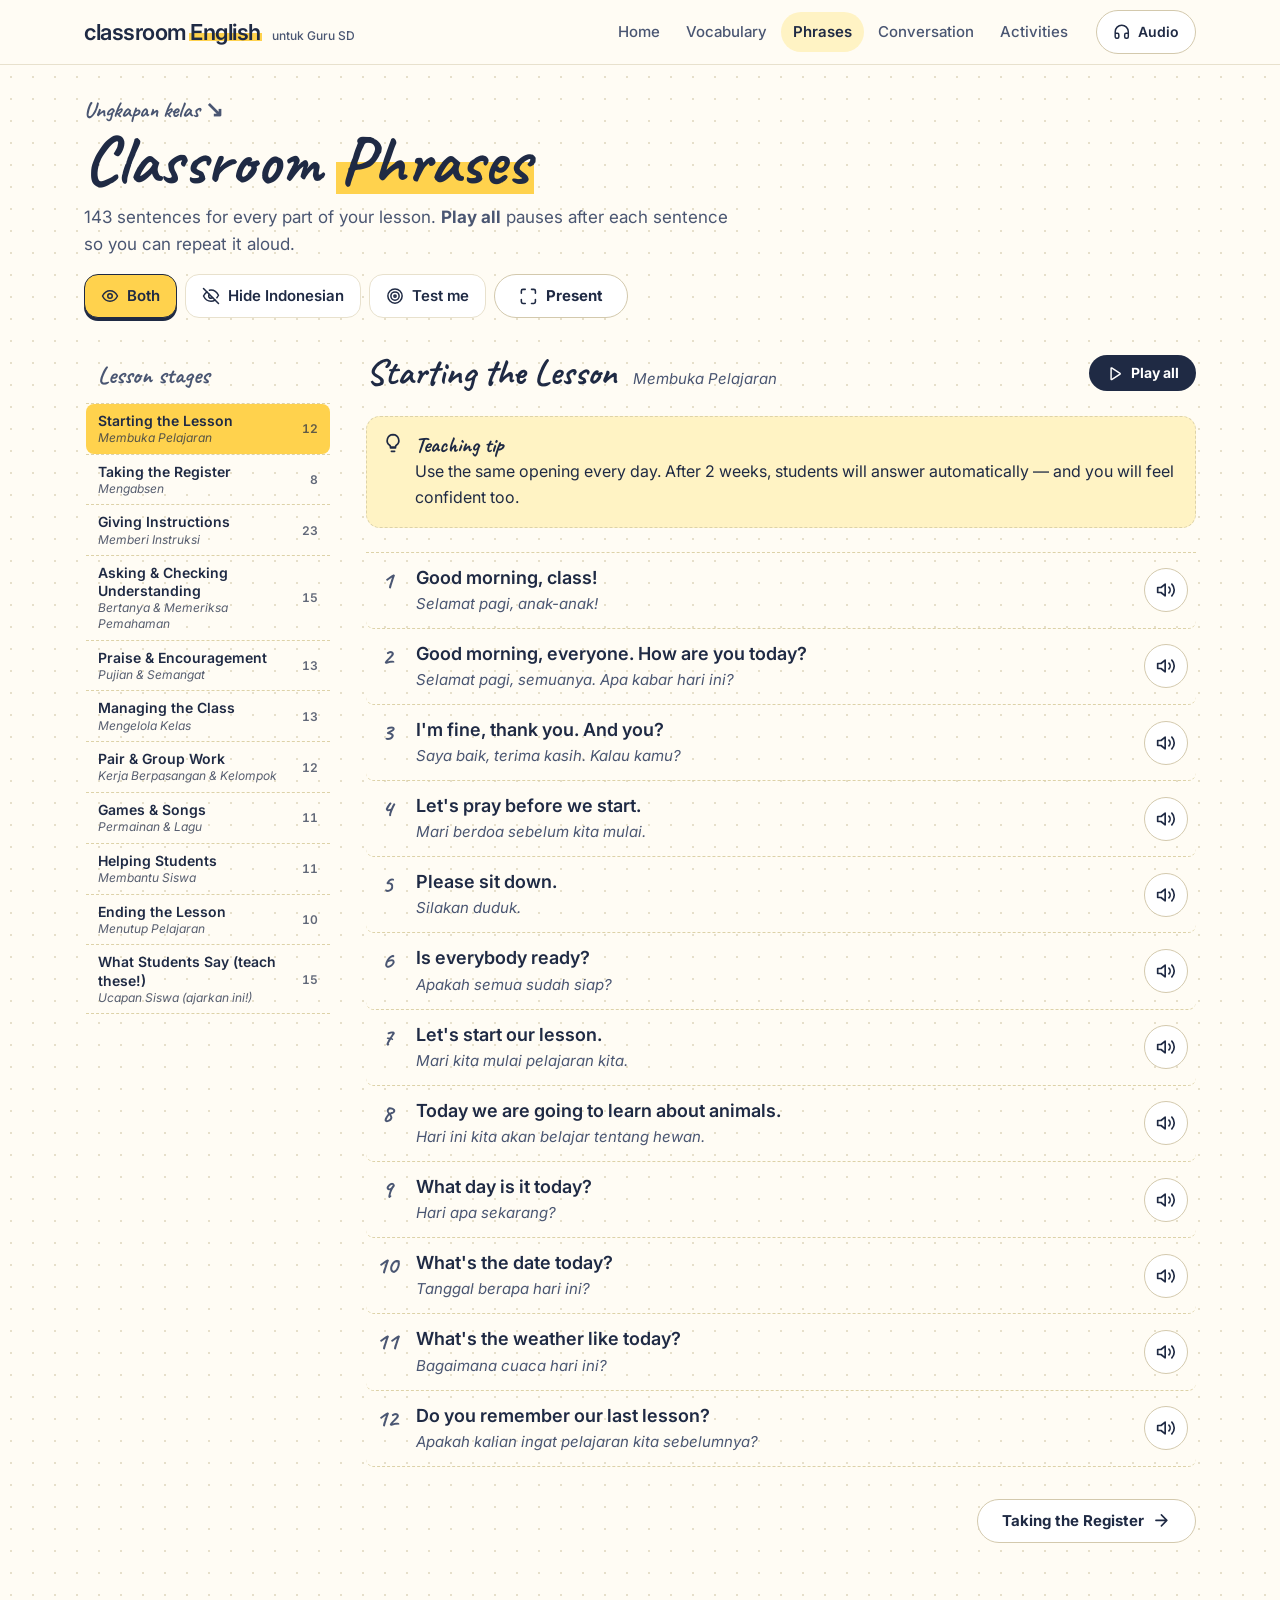
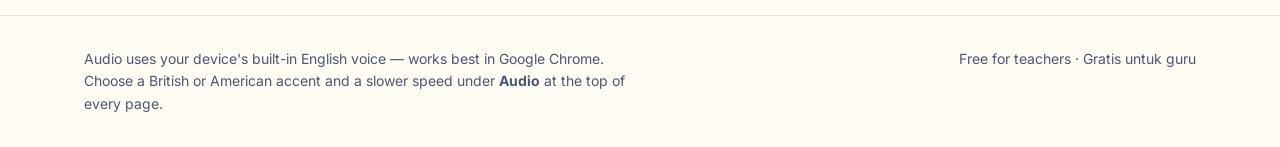
<file: phrases.html>
<!doctype html>
<html lang="en">
<head>
  <meta charset="utf-8">
  <meta name="viewport" content="width=device-width, initial-scale=1, viewport-fit=cover">
  <title>Classroom Phrases · Classroom English</title>
  <meta name="description" content="143 ready-to-use classroom sentences in 11 lesson stages, with Indonesian translations, teaching tips and audio.">
  <meta name="theme-color" content="#fffcf4" media="(prefers-color-scheme: light)">
  <meta name="theme-color" content="#151b2b" media="(prefers-color-scheme: dark)">
  <link rel="icon" href="assets/img/favicon.svg" type="image/svg+xml">
  <link rel="preconnect" href="https://fonts.googleapis.com">
  <link rel="preconnect" href="https://fonts.gstatic.com" crossorigin>
  <link rel="stylesheet" href="https://fonts.googleapis.com/css2?family=Caveat:wght@600;700&family=Inter:ital,wght@0,400;0,500;0,600;0,700;0,800;1,400&display=swap">
  <link rel="stylesheet" href="assets/css/style.css">
  <script src="assets/js/tts.js" defer></script>
  <script src="assets/js/app.js" defer></script>
  <script src="assets/js/phrases.js" defer></script>
</head>
<body>
  <a class="skip-link" href="#main">Skip to content</a>

  <header class="site-header">
    <div class="container">
      <a class="brand" href="index.html" aria-label="Classroom English, home">classroom<b>English</b><small>untuk Guru SD</small></a>
      <nav class="main-nav" aria-label="Main">
        <ul>
          <li><a href="index.html">Home</a></li>
          <li><a href="vocabulary.html">Vocabulary</a></li>
          <li><a href="phrases.html" aria-current="page">Phrases</a></li>
          <li><a href="conversation.html">Conversation</a></li>
          <li><a href="activities.html">Activities</a></li>
        </ul>
      </nav>
      <button class="audio-btn" type="button" popovertarget="audio-panel">
        <svg class="icon" aria-hidden="true"><use href="#i-headphones"/></svg><span class="label-long">Audio</span><span class="visually-hidden"> settings</span>
      </button>
    </div>
  </header>

  <div id="audio-panel" class="audio-panel" popover aria-label="Audio settings">
    <h2>Audio settings</h2>
    <fieldset>
      <legend>Accent</legend>
      <div class="segmented">
        <label><input type="radio" name="accent" value="en-GB"><span>British</span></label>
        <label><input type="radio" name="accent" value="en-US"><span>American</span></label>
      </div>
    </fieldset>
    <fieldset>
      <legend>Speed</legend>
      <div class="segmented">
        <label><input type="radio" name="speed" value="slow"><span>Slow</span></label>
        <label><input type="radio" name="speed" value="normal"><span>Normal</span></label>
        <label><input type="radio" name="speed" value="fast"><span>Fast</span></label>
      </div>
    </fieldset>
    <p class="note" data-audio-note>Uses your device's built-in English voice. Works best in Google Chrome.</p>
  </div>

  <main id="main">
    <div class="container">
      <header class="page-head">
        <div class="head-row">
          <div>
            <p class="eyebrow">Ungkapan kelas</p>
            <h1>Classroom <span class="hl">Phrases</span></h1>
            <p>143 sentences for every part of your lesson. <strong>Play all</strong> pauses after each sentence so you can repeat it aloud.</p>
          </div>
          <div class="page-actions">
            <fieldset class="segmented">
              <legend class="visually-hidden">Show</legend>
              <label><input type="radio" name="show" value="both" checked><span><svg class="icon" aria-hidden="true"><use href="#i-eye"/></svg>Both</span></label>
              <label><input type="radio" name="show" value="hide-id"><span><svg class="icon" aria-hidden="true"><use href="#i-eye-off"/></svg>Hide Indonesian</span></label>
              <label><input type="radio" name="show" value="test"><span><svg class="icon" aria-hidden="true"><use href="#i-target"/></svg>Test me</span></label>
            </fieldset>
            <button type="button" class="btn btn-secondary" data-present="#panel"><svg class="icon" aria-hidden="true"><use href="#i-maximize"/></svg><span>Present</span></button>
          </div>
        </div>
      </header>
      <div class="workspace">
        <aside aria-labelledby="topics-label">
          <p class="aside-label" id="topics-label">Lesson stages</p>
          <ul class="topic-list" id="topics" aria-label="Lesson stages"></ul>
        </aside>
        <section id="panel" class="presentable" aria-label="Phrases">
          <button type="button" class="btn btn-secondary present-exit" data-present="#panel"><svg class="icon" aria-hidden="true"><use href="#i-minimize"/></svg><span>Exit</span></button>
          <div id="view"></div>
          <p class="visually-hidden" id="live" aria-live="polite"></p>
        </section>
      </div>
    </div>
  </main>

  <footer class="site-footer">
    <div class="container">
      <p>Audio uses your device's built-in English voice — works best in Google Chrome. Choose a British or American accent and a slower speed under <strong>Audio</strong> at the top of every page.</p>
      <p>Free for teachers · Gratis untuk guru</p>
    </div>
  </footer>

  <nav class="bottom-nav" aria-label="Main (mobile)">
    <ul>
      <li><a href="index.html"><svg class="icon" aria-hidden="true"><use href="#i-home"/></svg>Home</a></li>
      <li><a href="vocabulary.html"><svg class="icon" aria-hidden="true"><use href="#i-book"/></svg>Words</a></li>
      <li><a href="phrases.html" aria-current="page"><svg class="icon" aria-hidden="true"><use href="#i-quote"/></svg>Phrases</a></li>
      <li><a href="conversation.html"><svg class="icon" aria-hidden="true"><use href="#i-chat"/></svg>Talk</a></li>
      <li><a href="activities.html"><svg class="icon" aria-hidden="true"><use href="#i-puzzle"/></svg>Activities</a></li>
    </ul>
  </nav>
</body>
</html>
</file>
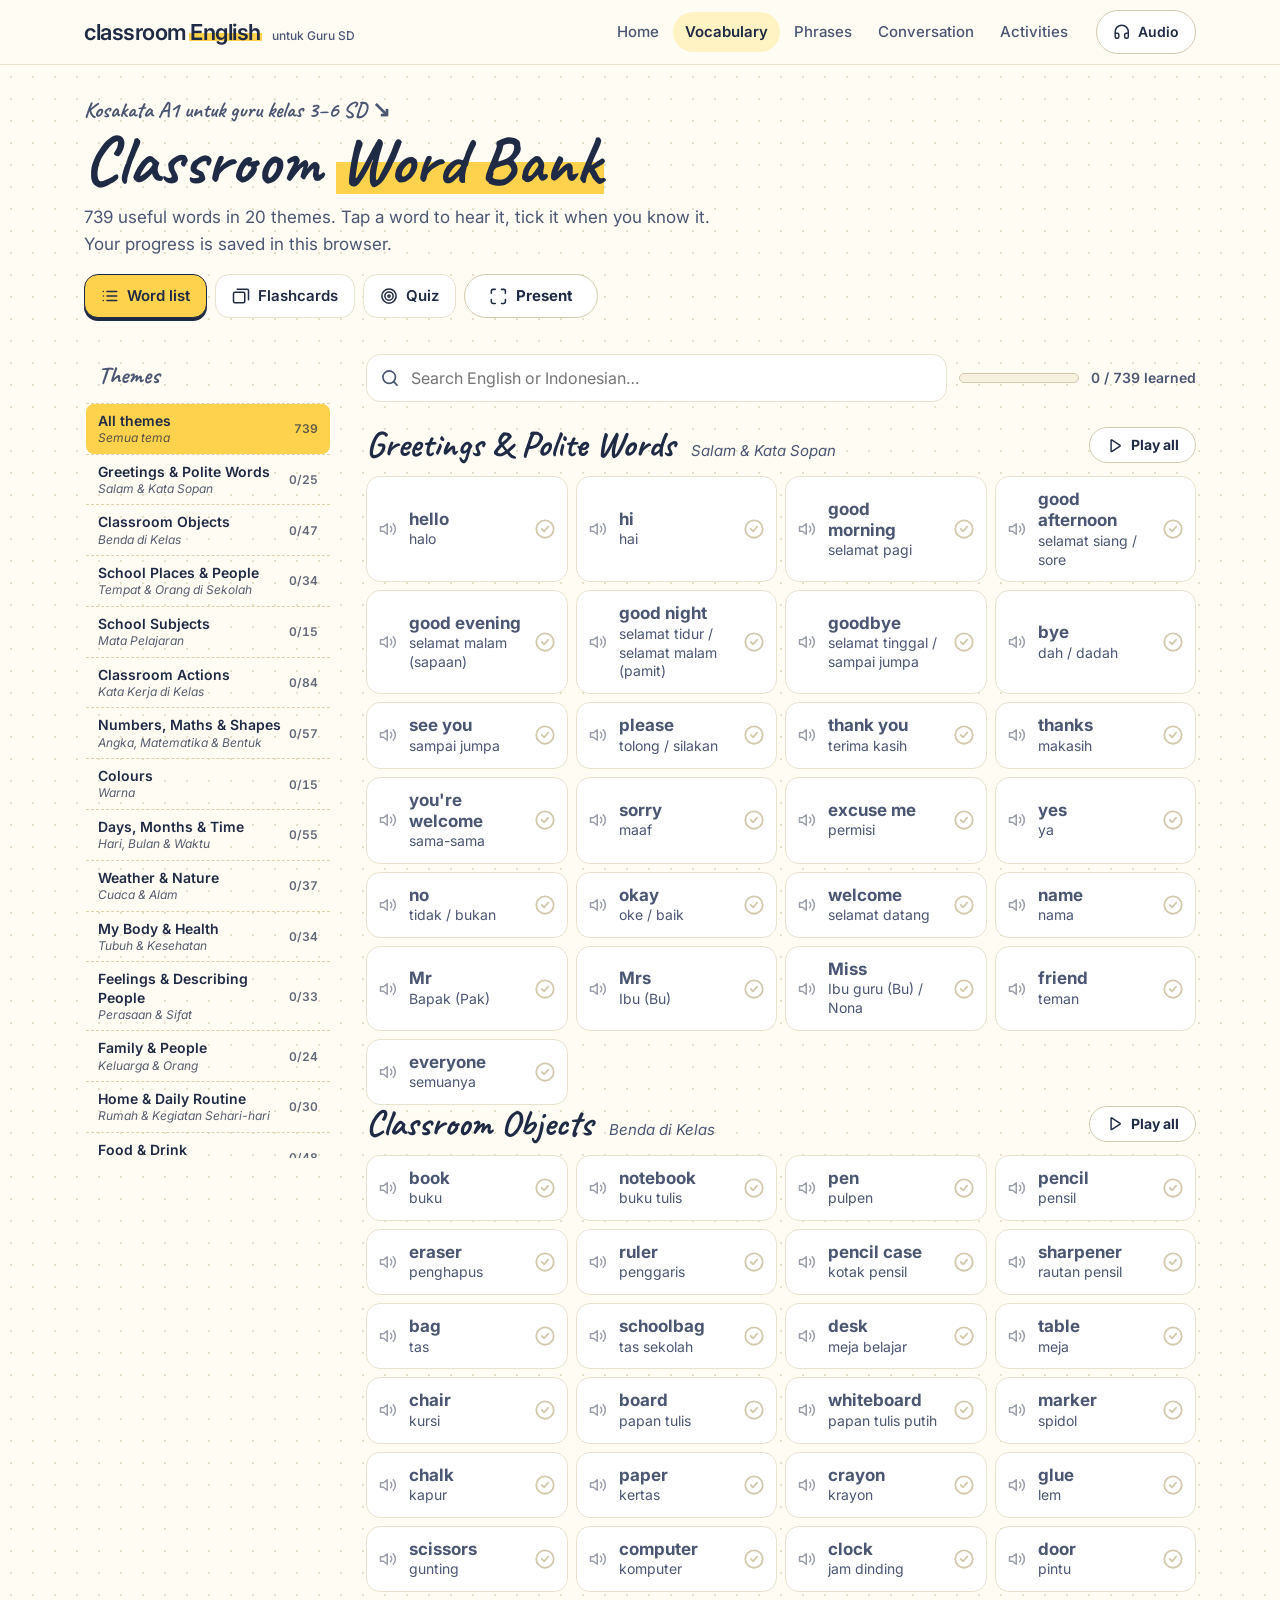
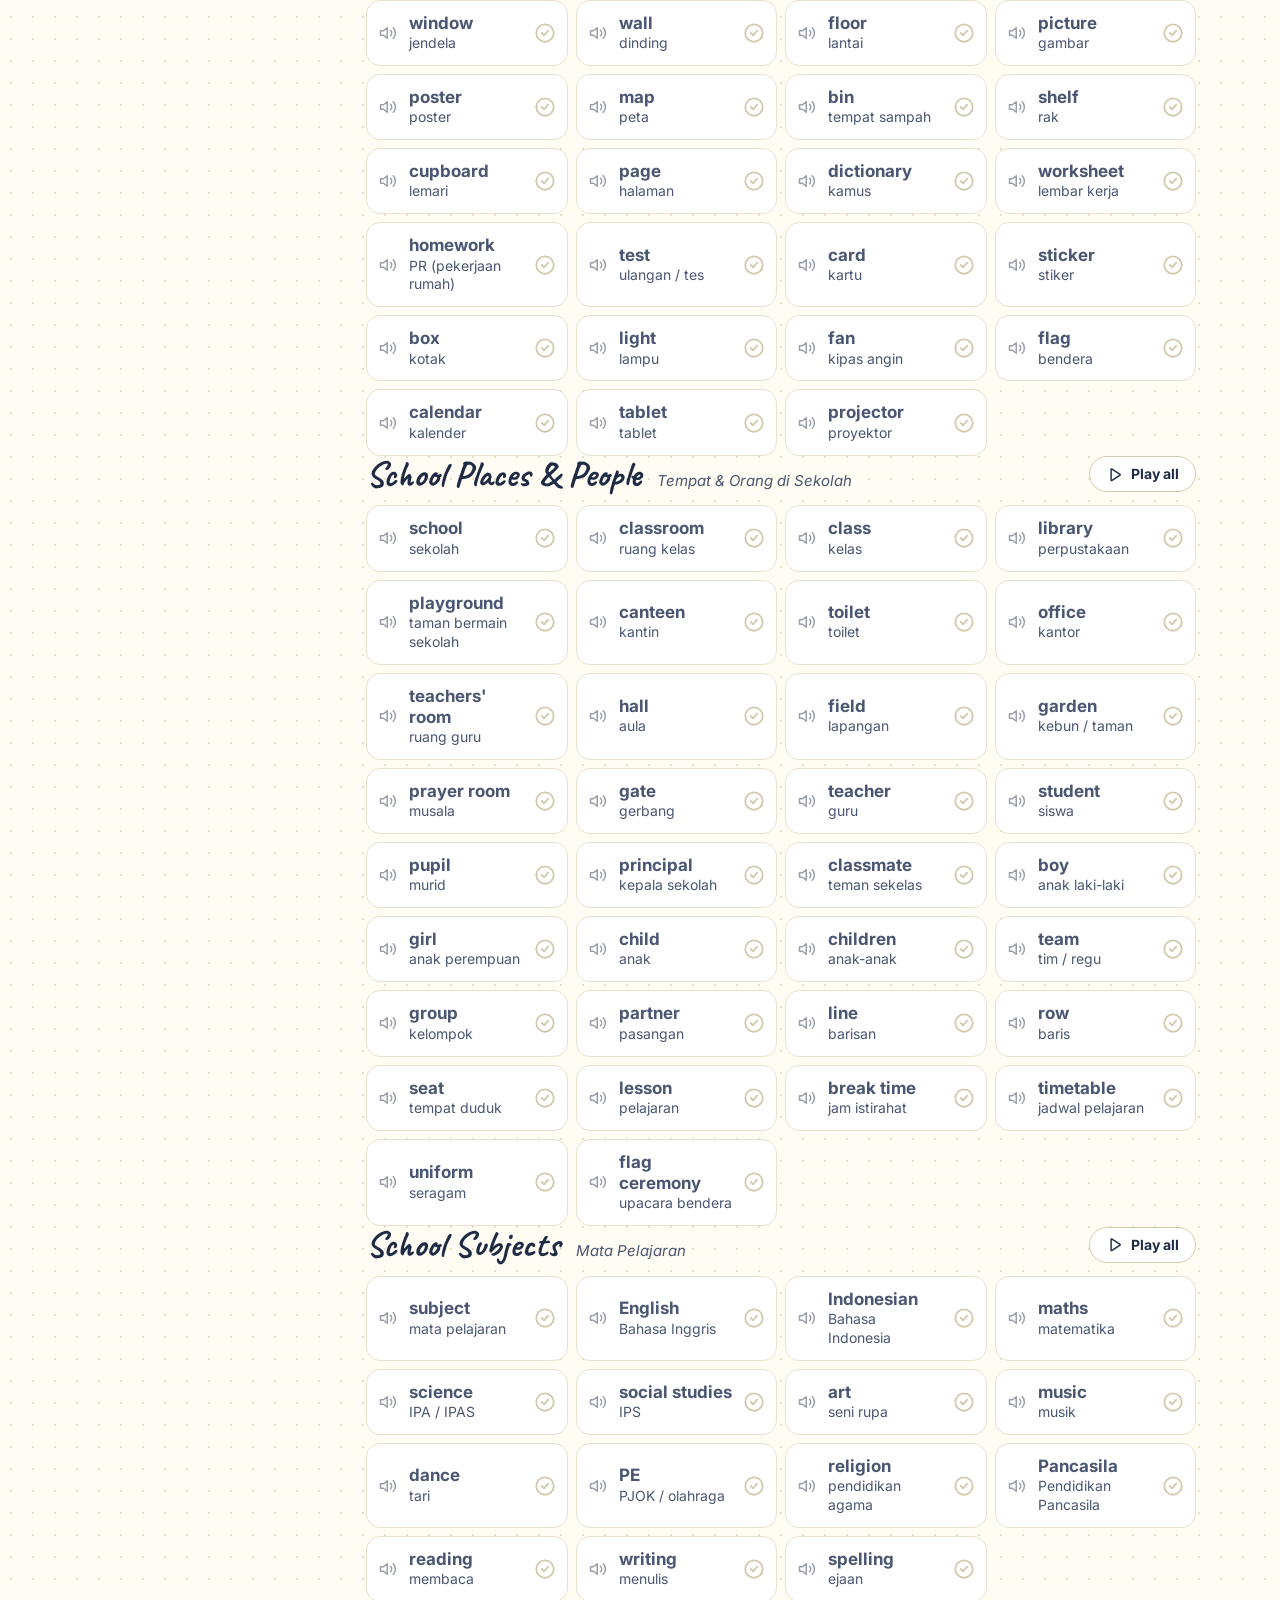
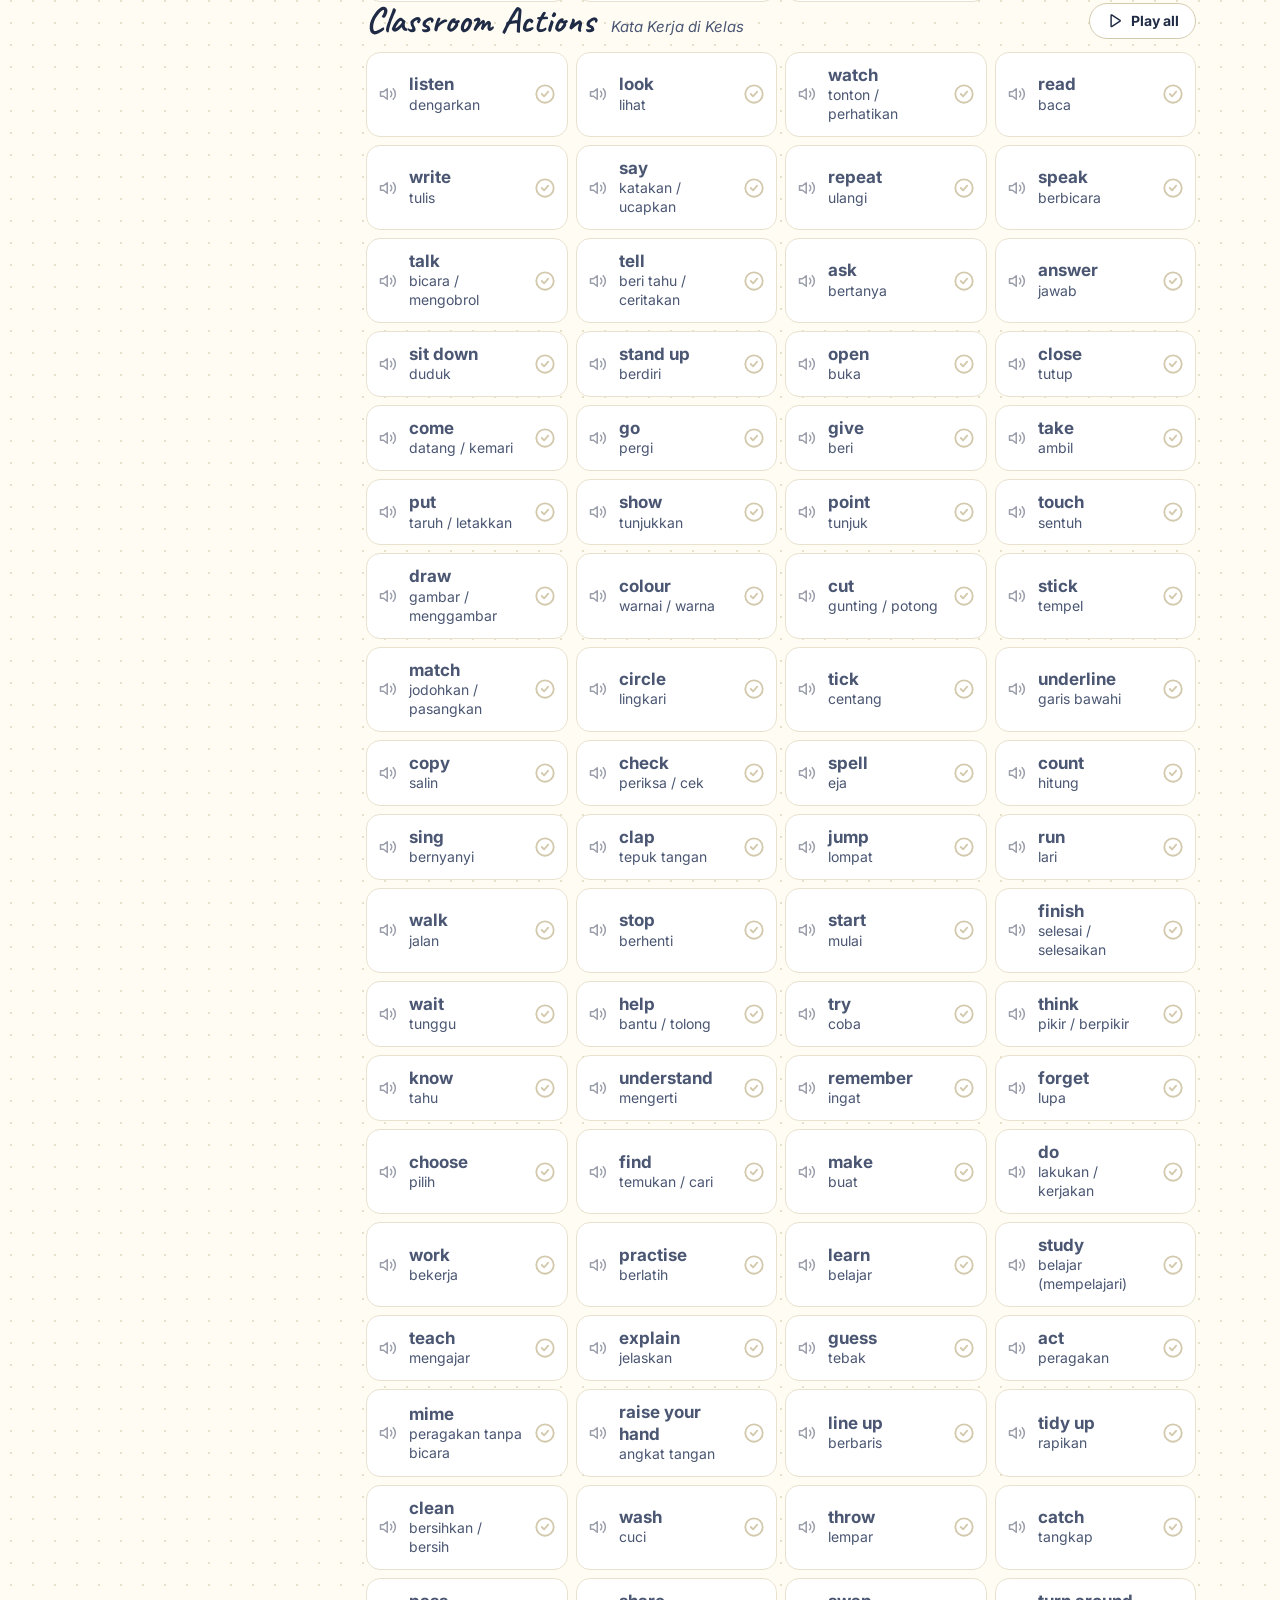
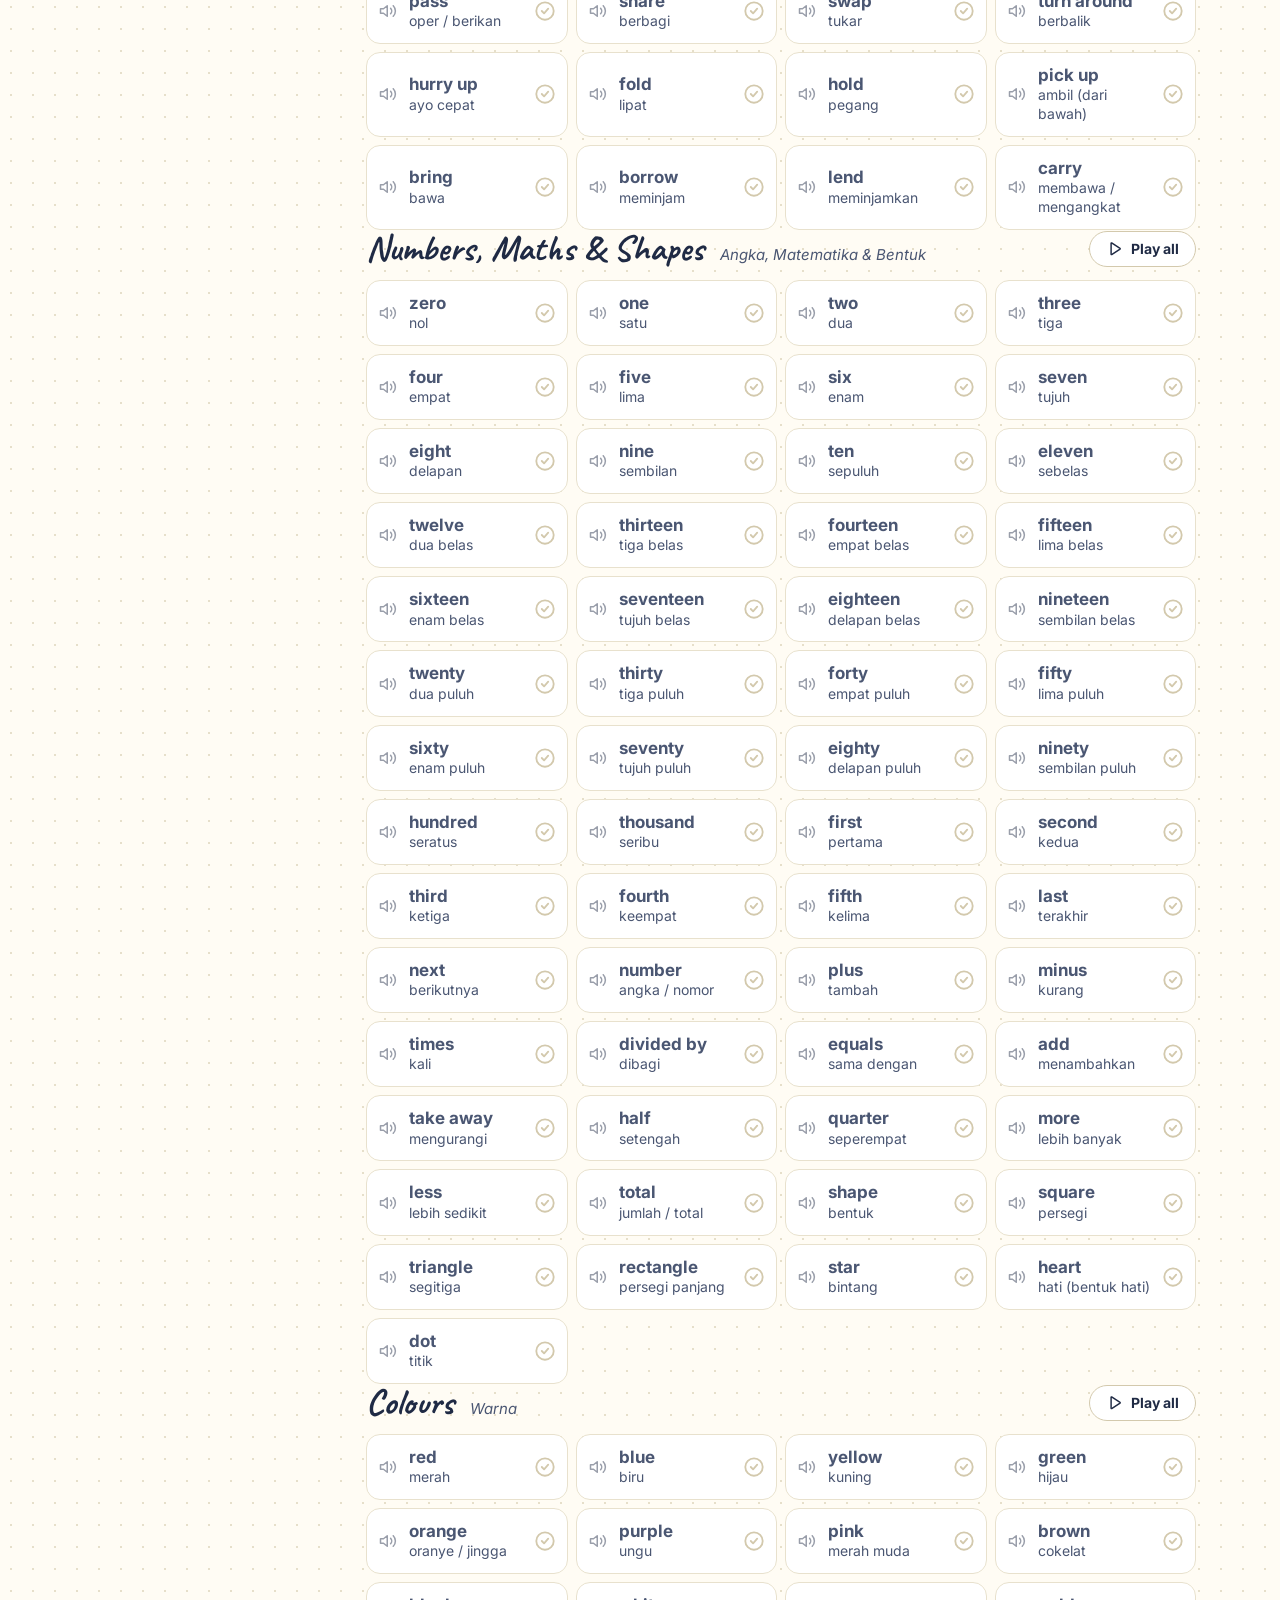
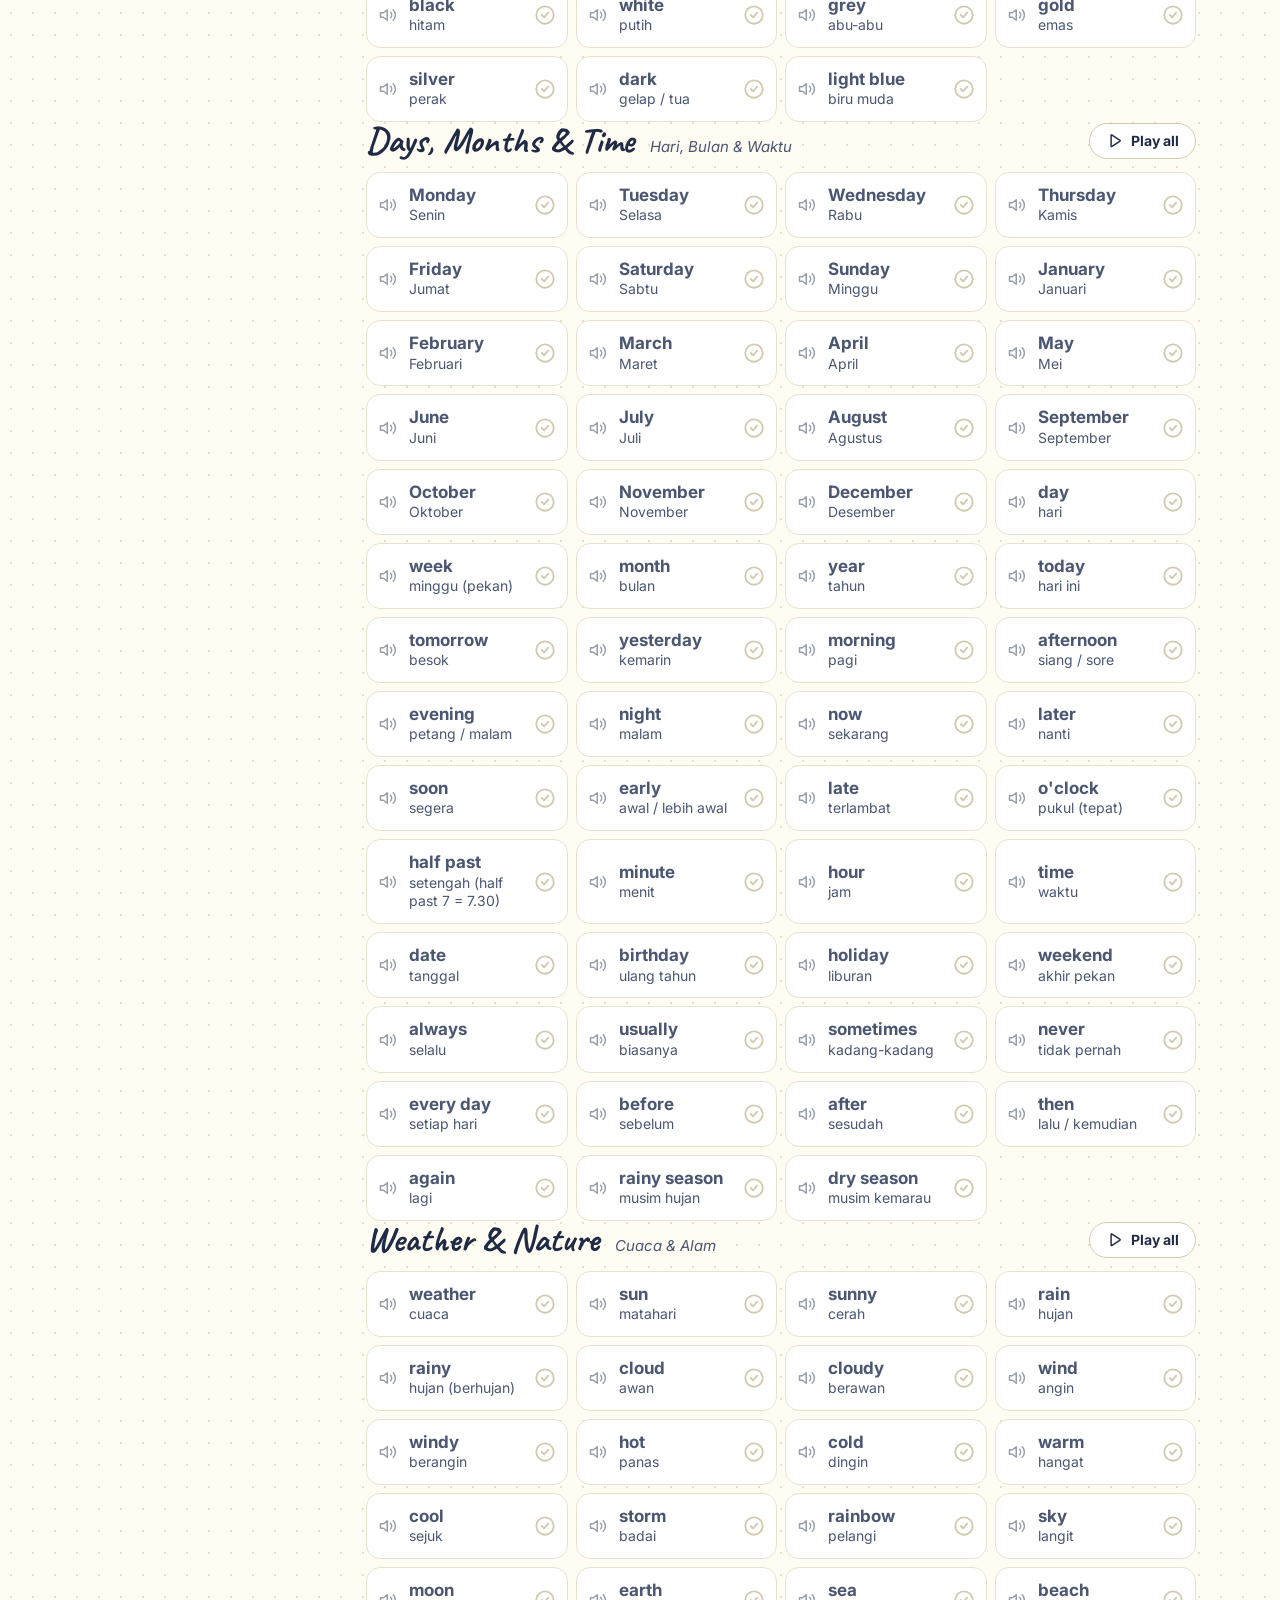
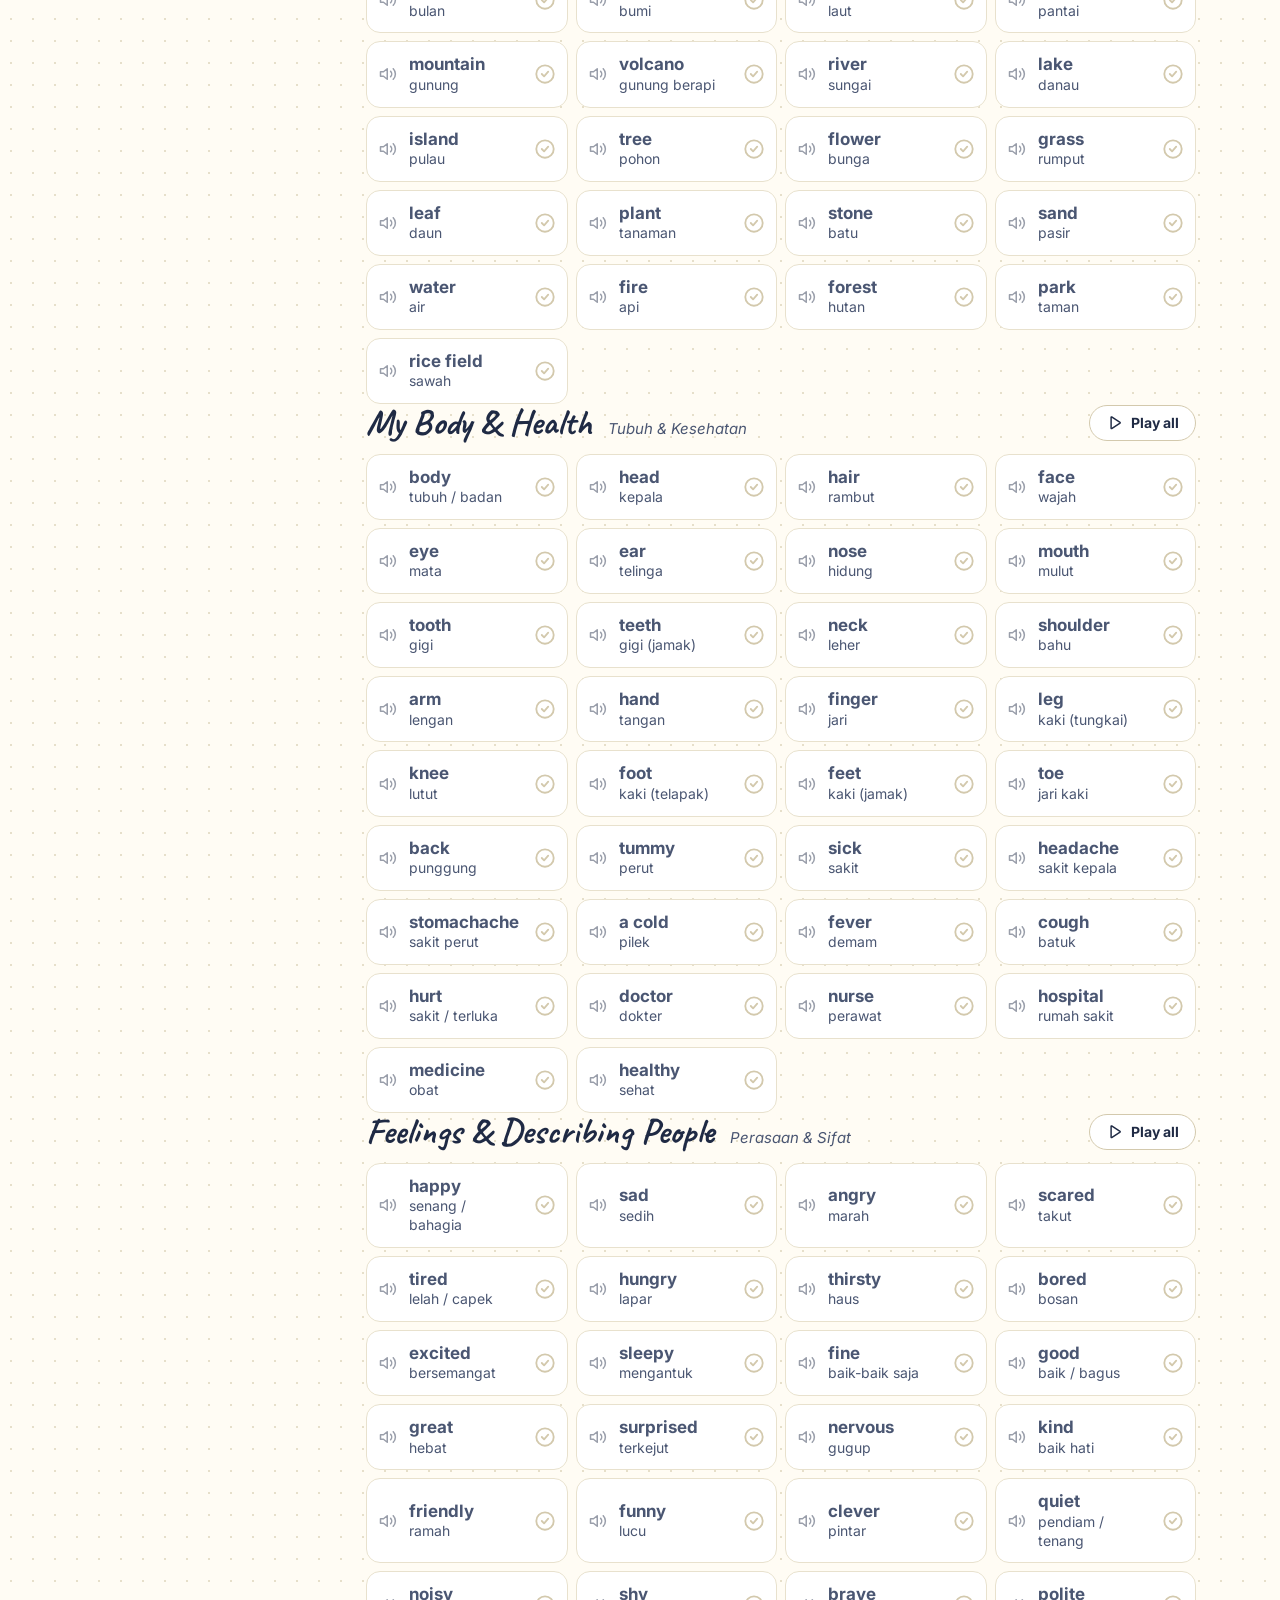
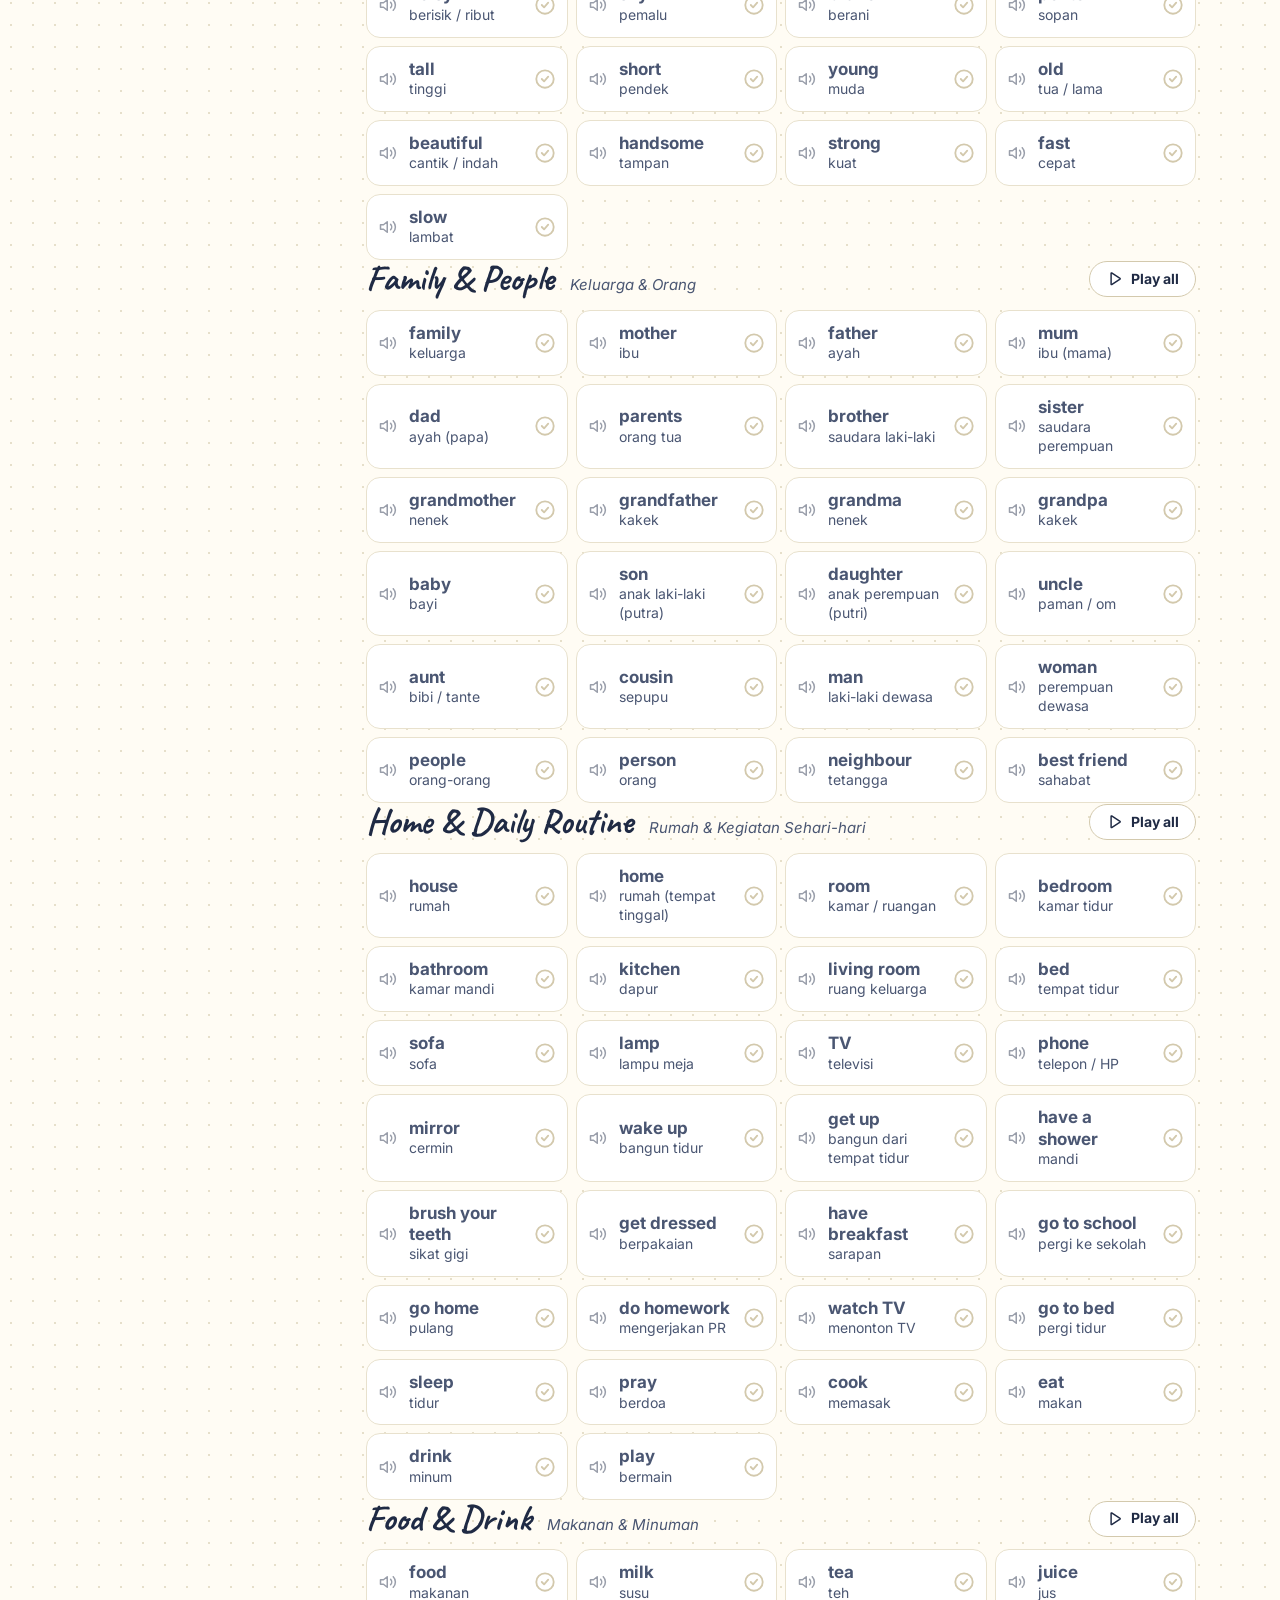
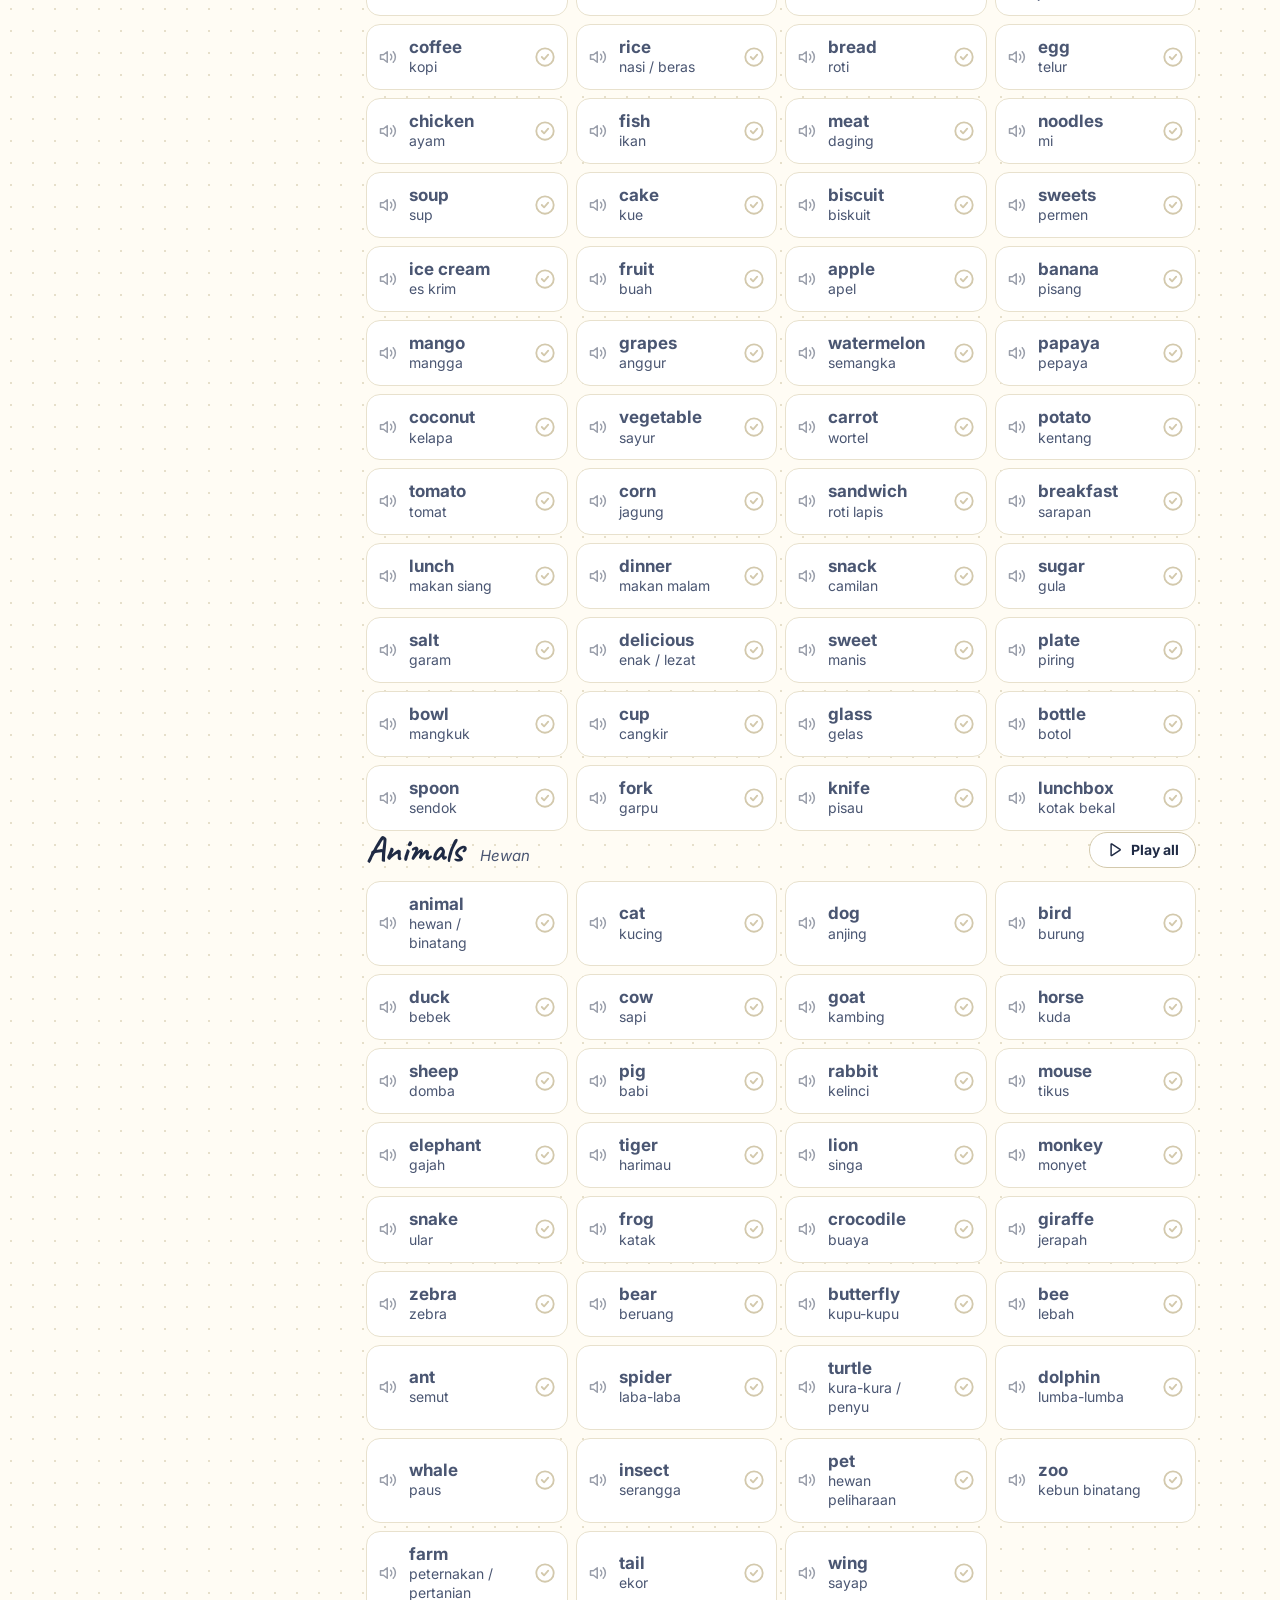
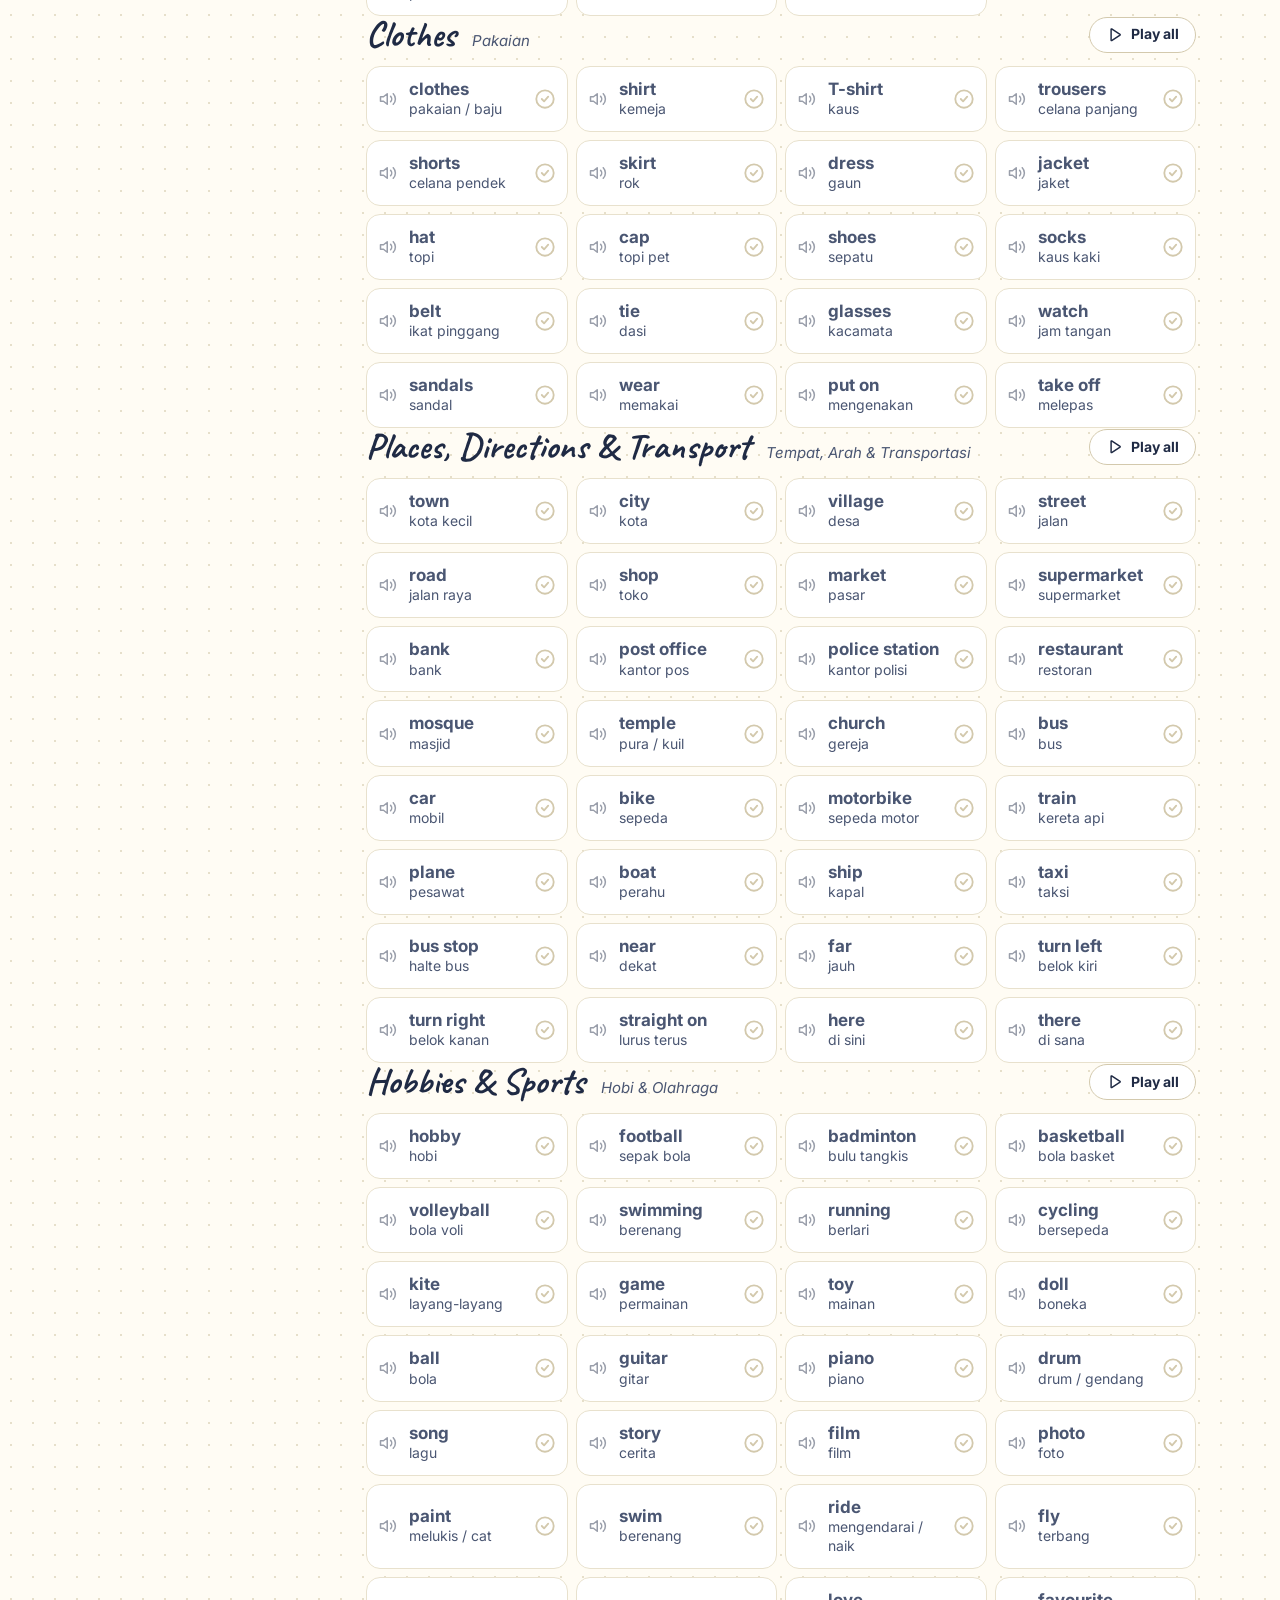
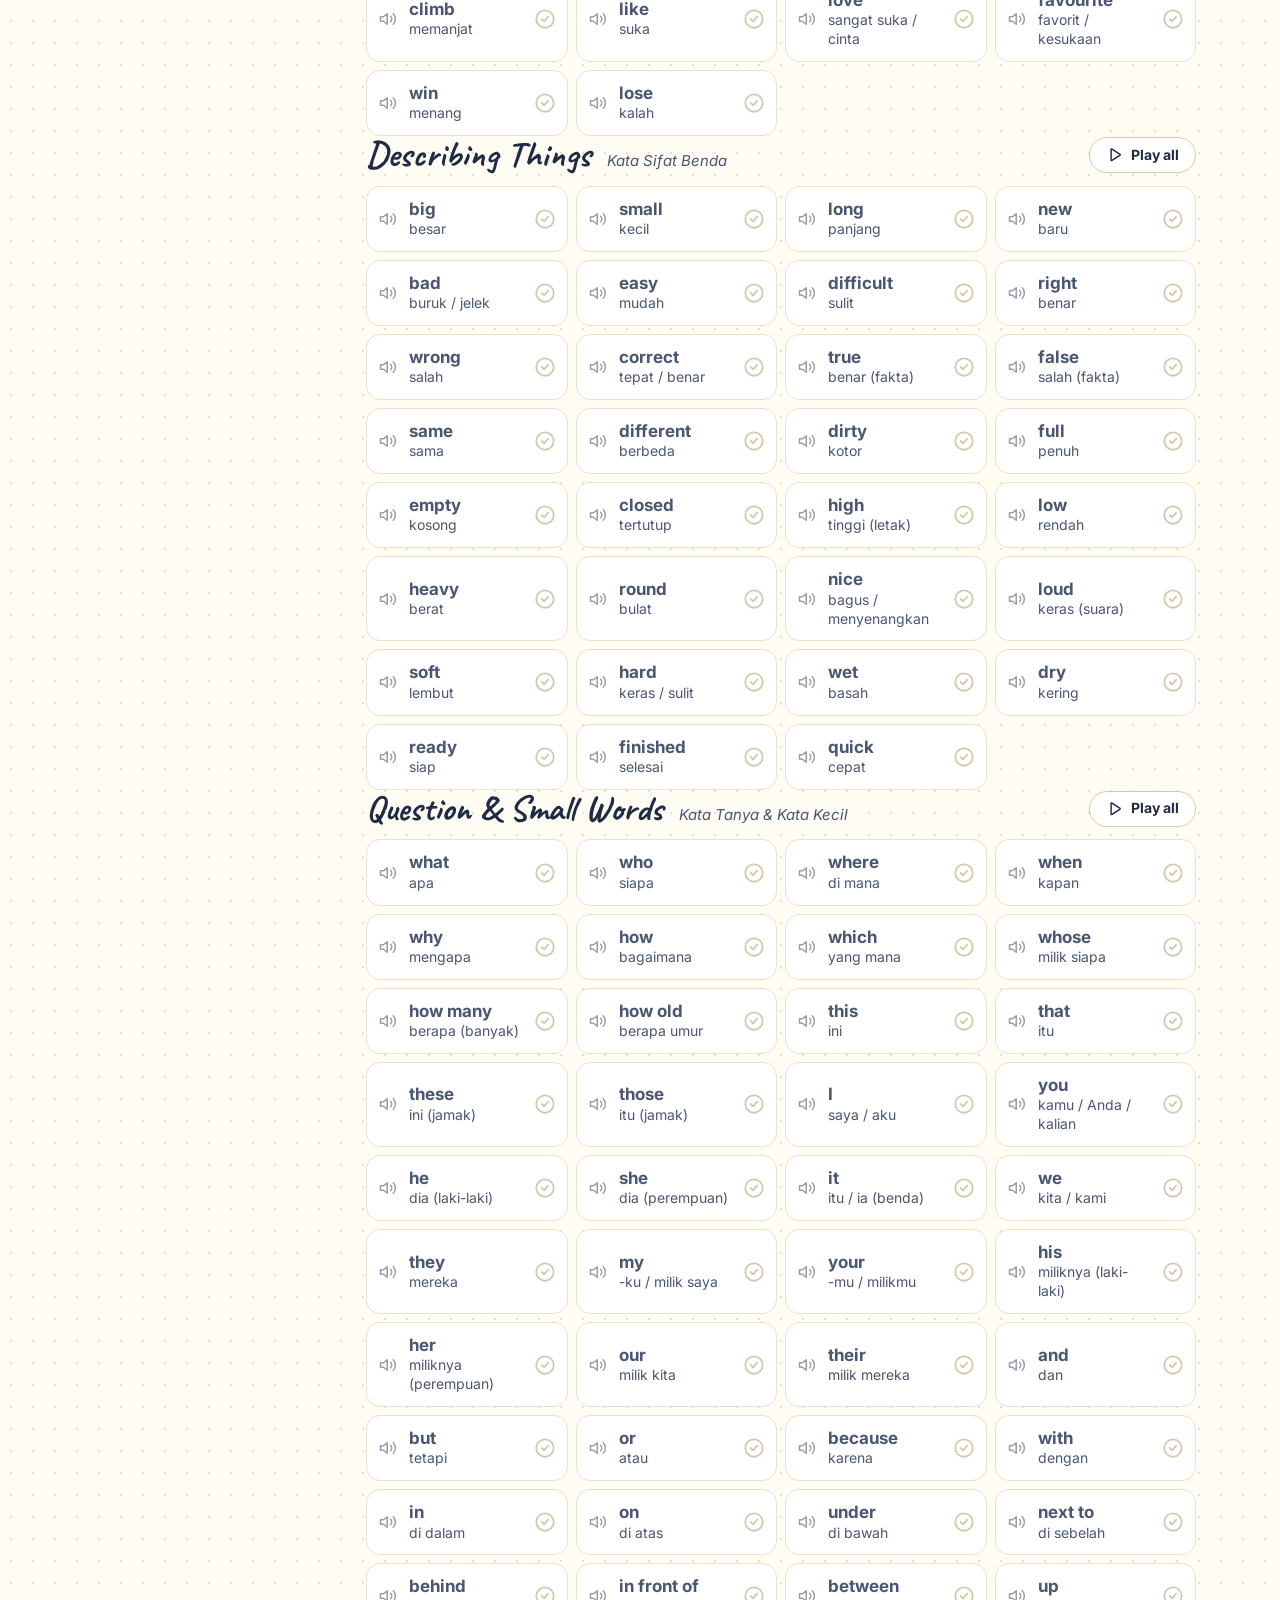
<file: vocabulary.html>
<!doctype html>
<html lang="en">
<head>
  <meta charset="utf-8">
  <meta name="viewport" content="width=device-width, initial-scale=1, viewport-fit=cover">
  <title>Vocabulary · Classroom English</title>
  <meta name="description" content="739 CEFR A1 words in 20 themes with Indonesian meanings, audio, flashcards and a quiz.">
  <meta name="theme-color" content="#fffcf4" media="(prefers-color-scheme: light)">
  <meta name="theme-color" content="#151b2b" media="(prefers-color-scheme: dark)">
  <link rel="icon" href="assets/img/favicon.svg" type="image/svg+xml">
  <link rel="preconnect" href="https://fonts.googleapis.com">
  <link rel="preconnect" href="https://fonts.gstatic.com" crossorigin>
  <link rel="stylesheet" href="https://fonts.googleapis.com/css2?family=Caveat:wght@600;700&family=Inter:ital,wght@0,400;0,500;0,600;0,700;0,800;1,400&display=swap">
  <link rel="stylesheet" href="assets/css/style.css">
  <script src="assets/js/tts.js" defer></script>
  <script src="assets/js/app.js" defer></script>
  <script src="assets/js/vocabulary.js" defer></script>
</head>
<body>
  <a class="skip-link" href="#main">Skip to content</a>

  <header class="site-header">
    <div class="container">
      <a class="brand" href="index.html" aria-label="Classroom English, home">classroom<b>English</b><small>untuk Guru SD</small></a>
      <nav class="main-nav" aria-label="Main">
        <ul>
          <li><a href="index.html">Home</a></li>
          <li><a href="vocabulary.html" aria-current="page">Vocabulary</a></li>
          <li><a href="phrases.html">Phrases</a></li>
          <li><a href="conversation.html">Conversation</a></li>
          <li><a href="activities.html">Activities</a></li>
        </ul>
      </nav>
      <button class="audio-btn" type="button" popovertarget="audio-panel">
        <svg class="icon" aria-hidden="true"><use href="#i-headphones"/></svg><span class="label-long">Audio</span><span class="visually-hidden"> settings</span>
      </button>
    </div>
  </header>

  <div id="audio-panel" class="audio-panel" popover aria-label="Audio settings">
    <h2>Audio settings</h2>
    <fieldset>
      <legend>Accent</legend>
      <div class="segmented">
        <label><input type="radio" name="accent" value="en-GB"><span>British</span></label>
        <label><input type="radio" name="accent" value="en-US"><span>American</span></label>
      </div>
    </fieldset>
    <fieldset>
      <legend>Speed</legend>
      <div class="segmented">
        <label><input type="radio" name="speed" value="slow"><span>Slow</span></label>
        <label><input type="radio" name="speed" value="normal"><span>Normal</span></label>
        <label><input type="radio" name="speed" value="fast"><span>Fast</span></label>
      </div>
    </fieldset>
    <p class="note" data-audio-note>Uses your device's built-in English voice. Works best in Google Chrome.</p>
  </div>

  <main id="main">
    <div class="container">
      <header class="page-head">
        <div class="head-row">
          <div>
            <p class="eyebrow">Kosakata A1 untuk guru kelas 3–6 SD</p>
            <h1>Classroom <span class="hl">Word Bank</span></h1>
            <p>739 useful words in 20 themes. Tap a word to hear it, tick it when you know it. Your progress is saved in this browser.</p>
          </div>
          <div class="page-actions">
            <fieldset class="segmented">
              <legend class="visually-hidden">Practice mode</legend>
              <label><input type="radio" name="mode" value="list" checked><span><svg class="icon" aria-hidden="true"><use href="#i-list"/></svg>Word list</span></label>
              <label><input type="radio" name="mode" value="cards"><span><svg class="icon" aria-hidden="true"><use href="#i-cards"/></svg>Flashcards</span></label>
              <label><input type="radio" name="mode" value="quiz"><span><svg class="icon" aria-hidden="true"><use href="#i-target"/></svg>Quiz</span></label>
            </fieldset>
            <button type="button" class="btn btn-secondary" data-present="#panel"><svg class="icon" aria-hidden="true"><use href="#i-maximize"/></svg><span>Present</span></button>
          </div>
        </div>
      </header>
      <div class="workspace">
        <aside aria-labelledby="topics-label">
          <p class="aside-label" id="topics-label">Themes</p>
          <ul class="topic-list" id="topics" aria-label="Themes"></ul>
        </aside>
        <section id="panel" class="presentable" aria-label="Words">
          <button type="button" class="btn btn-secondary present-exit" data-present="#panel"><svg class="icon" aria-hidden="true"><use href="#i-minimize"/></svg><span>Exit</span></button>
          <div class="toolbar">
            <label class="search grow">
              <span class="visually-hidden">Search English or Indonesian</span>
              <svg class="icon" aria-hidden="true"><use href="#i-search"/></svg><input type="search" id="q" placeholder="Search English or Indonesian…" autocomplete="off">
            </label>
            <div class="progress" id="progress"></div>
          </div>
          <div id="view"></div>
          <p class="visually-hidden" id="live" aria-live="polite"></p>
        </section>
      </div>
    </div>
  </main>

  <footer class="site-footer">
    <div class="container">
      <p>Audio uses your device's built-in English voice — works best in Google Chrome. Choose a British or American accent and a slower speed under <strong>Audio</strong> at the top of every page.</p>
      <p>Free for teachers · Gratis untuk guru</p>
    </div>
  </footer>

  <nav class="bottom-nav" aria-label="Main (mobile)">
    <ul>
      <li><a href="index.html"><svg class="icon" aria-hidden="true"><use href="#i-home"/></svg>Home</a></li>
      <li><a href="vocabulary.html" aria-current="page"><svg class="icon" aria-hidden="true"><use href="#i-book"/></svg>Words</a></li>
      <li><a href="phrases.html"><svg class="icon" aria-hidden="true"><use href="#i-quote"/></svg>Phrases</a></li>
      <li><a href="conversation.html"><svg class="icon" aria-hidden="true"><use href="#i-chat"/></svg>Talk</a></li>
      <li><a href="activities.html"><svg class="icon" aria-hidden="true"><use href="#i-puzzle"/></svg>Activities</a></li>
    </ul>
  </nav>
</body>
</html>
</file>
<file: assets/css/style.css>
/* =========================================================
   Classroom English — shared styles
   Direction: a classroom whiteboard. Cream dotted board, navy marker ink,
   yellow highlighter, handwritten headings (Caveat) over a clean sans (Inter).
   ========================================================= */

:root {
  --paper: #fffcf4;
  --paper-2: #f7f1e1;
  --surface: #ffffff;
  --dot: #e6dfca;
  --ink: #1f2a44;
  --ink-2: #4a5672;
  --line: #e8e1cd;
  --line-strong: #d3c9ad;
  --dash: #ddd2a8;

  --primary: #1f2a44;
  --primary-hover: #2c3a5c;
  --on-primary: #ffffff;
  --hl: #ffd24d;            /* yellow highlighter */
  --hl-tint: #fff3c4;
  --hard: #1f2a44;          /* hard shadow under selected tabs */
  --blue: #2563c9;          /* marker blue for annotations */
  --red: #c2412d;

  --ok: #1f7a45;
  --ok-tint: #e2f3e8;
  --bad: #c2412d;
  --bad-tint: #fde7e2;

  --font-hand: "Caveat", "Comic Sans MS", cursive;
  --font-body: "Inter", system-ui, -apple-system, "Segoe UI", sans-serif;

  --r-sm: 8px;
  --r: 14px;
  --r-lg: 20px;

  --s-1: 4px;
  --s-2: 8px;
  --s-3: 12px;
  --s-4: 16px;
  --s-5: 24px;
  --s-6: 32px;
  --s-7: 48px;
  --s-8: 72px;

  --header-h: 64px;
  --bottom-nav-h: 64px;
  color-scheme: light;
}

@media (prefers-color-scheme: dark) {
  :root:not([data-theme="light"]) {
    --paper: #151b2b; --paper-2: #1b2336; --surface: #1e2740; --dot: #263150;
    --ink: #f4efe1; --ink-2: #b3bbcd; --line: #2d3856; --line-strong: #3d4a6e; --dash: #3d4a6e;
    --primary: #ffd24d; --primary-hover: #ffdc70; --on-primary: #1f2a44;
    --hl: #ffd24d; --hl-tint: #3b3420; --hard: #05070d; --blue: #7fb0ff; --red: #ff8f7a;
    --ok: #7fd6a0; --ok-tint: #1c3528; --bad: #ff8f7a; --bad-tint: #3d2220;
    color-scheme: dark;
  }
}
:root[data-theme="dark"] {
  --paper: #151b2b; --paper-2: #1b2336; --surface: #1e2740; --dot: #263150;
  --ink: #f4efe1; --ink-2: #b3bbcd; --line: #2d3856; --line-strong: #3d4a6e; --dash: #3d4a6e;
  --primary: #ffd24d; --primary-hover: #ffdc70; --on-primary: #1f2a44;
  --hl: #ffd24d; --hl-tint: #3b3420; --hard: #05070d; --blue: #7fb0ff; --red: #ff8f7a;
  --ok: #7fd6a0; --ok-tint: #1c3528; --bad: #ff8f7a; --bad-tint: #3d2220;
  color-scheme: dark;
}

/* ---------- Base ---------- */
*, *::before, *::after { box-sizing: border-box; }
html { -webkit-text-size-adjust: 100%; scroll-padding-top: calc(var(--header-h) + 16px); }
body {
  margin: 0;
  color: var(--ink);
  background-color: var(--paper);
  background-image: radial-gradient(var(--dot) 1px, transparent 1.2px);
  background-size: 22px 22px;
  font-family: var(--font-body);
  font-size: 1rem;
  line-height: 1.6;
  -webkit-font-smoothing: antialiased;
}
img, svg { display: block; max-width: 100%; }
button, input, select, textarea { font: inherit; color: inherit; }
button { cursor: pointer; }
a { color: var(--ink); text-decoration-color: var(--hl); text-decoration-thickness: 3px; text-underline-offset: 3px; }
a:hover { text-decoration-thickness: 5px; }

h1, h2 {
  font-family: var(--font-hand);
  font-weight: 700;
  line-height: 1.05;
  letter-spacing: 0;
  margin: 0;
  text-wrap: balance;
}
h3 { font-family: var(--font-body); font-weight: 700; font-size: 1.125rem; line-height: 1.3; margin: 0; }
p { margin: 0; text-wrap: pretty; }
.hand { font-family: var(--font-hand); font-weight: 700; }

:focus-visible { outline: 3px solid var(--blue); outline-offset: 2px; border-radius: var(--r-sm); }

.icon { width: 1.25em; height: 1.25em; flex: none; fill: none; stroke: currentColor; stroke-width: 2; stroke-linecap: round; stroke-linejoin: round; }
.visually-hidden { position: absolute !important; width: 1px; height: 1px; padding: 0; margin: -1px; overflow: hidden; clip: rect(0 0 0 0); white-space: nowrap; border: 0; }
[hidden] { display: none !important; }
code { font-size: 0.9em; background: var(--paper-2); padding: 1px 6px; border-radius: 4px; }

.skip-link { position: absolute; left: var(--s-4); top: -100px; z-index: 100; background: var(--primary); color: var(--on-primary); padding: var(--s-2) var(--s-4); border-radius: 999px; }
.skip-link:focus { top: var(--s-2); }

.container { width: 100%; max-width: 1160px; margin-inline: auto; padding-inline: var(--s-4); }
@media (min-width: 768px) { .container { padding-inline: var(--s-5); } }

.id { color: var(--ink-2); font-style: italic; }

/* highlighter stroke behind text */
.hl {
  background: linear-gradient(transparent 52%, var(--hl) 52%, var(--hl) 90%, transparent 90%);
  padding-inline: 4px; margin-inline: -2px;
  -webkit-box-decoration-break: clone; box-decoration-break: clone;
}
.hl, .brand b { color: #1f2a44; } /* dark text on the yellow stroke in both themes */

/* ---------- Header ---------- */
.site-header {
  position: sticky; top: 0; z-index: 40;
  background: color-mix(in srgb, var(--paper) 90%, transparent);
  backdrop-filter: blur(8px); -webkit-backdrop-filter: blur(8px);
  border-bottom: 1px solid var(--line);
}
.site-header .container { height: var(--header-h); display: flex; align-items: center; gap: var(--s-4); }
.brand { display: flex; align-items: baseline; gap: 2px; color: var(--ink); text-decoration: none; margin-right: auto; font-weight: 600; font-size: 1.375rem; letter-spacing: -0.02em; line-height: 1; }
.brand b { font-weight: 600; background: linear-gradient(transparent 55%, var(--hl) 55%, var(--hl) 92%, transparent 92%); padding: 0 1px; }
.brand small { display: none; font-size: 0.75rem; font-weight: 500; color: var(--ink-2); letter-spacing: 0; margin-left: var(--s-2); }
@media (min-width: 480px) { .brand small { display: inline; } }

.main-nav { display: none; }
.main-nav ul { list-style: none; margin: 0; padding: 0; display: flex; gap: 2px; }
.main-nav a { display: block; padding: var(--s-2) var(--s-3); border-radius: 999px; color: var(--ink-2); font-weight: 500; font-size: 0.9375rem; text-decoration: none; }
.main-nav a:hover { color: var(--ink); background: var(--paper-2); }
.main-nav a[aria-current="page"] { color: var(--ink); font-weight: 600; background: var(--hl-tint); }
@media (min-width: 900px) { .main-nav { display: block; } }

.audio-btn {
  display: inline-flex; align-items: center; gap: var(--s-2); min-height: 44px; padding: 0 var(--s-4);
  border: 1px solid var(--line-strong); background: var(--surface); border-radius: 999px; font-weight: 600; font-size: 0.875rem;
}
.audio-btn:hover { border-color: var(--ink); }
.audio-btn .label-long { display: none; }
@media (min-width: 480px) { .audio-btn .label-long { display: inline; } }

.audio-panel {
  margin: 0; inset: auto; position: fixed; top: calc(var(--header-h) + 4px); right: var(--s-4);
  width: min(320px, calc(100vw - 32px)); background: var(--surface); color: var(--ink);
  border: 1px solid var(--ink); border-radius: var(--r); padding: var(--s-4); box-shadow: 0 4px 0 var(--hard);
}
.audio-panel h2 { font-size: 1.75rem; margin-bottom: var(--s-3); }
.audio-panel fieldset { border: 0; padding: 0; margin: 0 0 var(--s-4); }
.audio-panel legend { padding: 0; font-weight: 600; font-size: 0.8125rem; color: var(--ink-2); margin-bottom: var(--s-2); }
.audio-panel .note { font-size: 0.8125rem; color: var(--ink-2); }

.bottom-nav { position: fixed; left: 0; right: 0; bottom: 0; z-index: 40; background: var(--surface); border-top: 1px solid var(--line); padding-bottom: env(safe-area-inset-bottom); }
.bottom-nav ul { list-style: none; margin: 0; padding: 0; display: grid; grid-template-columns: repeat(5, 1fr); }
.bottom-nav a { display: flex; flex-direction: column; align-items: center; justify-content: center; gap: 2px; height: var(--bottom-nav-h); color: var(--ink-2); text-decoration: none; font-size: 0.6875rem; font-weight: 600; }
.bottom-nav a .icon { width: 22px; height: 22px; padding: 2px; border-radius: 8px; box-sizing: content-box; }
.bottom-nav a[aria-current="page"] { color: var(--ink); }
.bottom-nav a[aria-current="page"] .icon { background: var(--hl); color: #1f2a44; }
body { padding-bottom: calc(var(--bottom-nav-h) + env(safe-area-inset-bottom)); }
@media (min-width: 900px) { .bottom-nav { display: none; } body { padding-bottom: 0; } }

/* ---------- Buttons ---------- */
.btn {
  display: inline-flex; align-items: center; justify-content: center; gap: var(--s-2);
  min-height: 44px; padding: 0 var(--s-5); border-radius: 999px; border: 1px solid transparent;
  font-weight: 700; font-size: 0.9375rem; text-decoration: none; white-space: nowrap; color: var(--ink);
  transition: background-color 150ms ease, border-color 150ms ease, transform 100ms ease;
}
.btn:active { transform: translateY(1px); }
.btn-primary { background: var(--primary); color: var(--on-primary); }
.btn-primary:hover { background: var(--primary-hover); }
.btn-secondary { background: var(--surface); border-color: var(--line-strong); }
.btn-secondary:hover { border-color: var(--ink); }
.btn-ghost { background: transparent; color: var(--ink-2); padding-inline: var(--s-3); }
.btn-ghost:hover { background: var(--paper-2); color: var(--ink); }
.btn-sm { min-height: 36px; padding: 0 var(--s-4); font-size: 0.875rem; }
.btn[disabled] { opacity: 0.45; cursor: not-allowed; }
.btn.is-on, .btn[aria-pressed="true"]:not([data-present]) { background: var(--hl); color: #1f2a44; border-color: var(--ink); box-shadow: 0 3px 0 var(--hard); }

.icon-btn {
  display: inline-flex; align-items: center; justify-content: center; width: 44px; height: 44px; flex: none;
  border-radius: 50%; border: 1px solid var(--line-strong); background: var(--surface); color: var(--ink);
  transition: background-color 150ms ease, border-color 150ms ease;
}
.icon-btn:hover { background: var(--hl-tint); border-color: var(--ink); }
.icon-btn.mini { width: 36px; height: 36px; }
.is-speaking > .icon-btn, .icon-btn.is-speaking { background: var(--hl); color: #1f2a44; border-color: var(--ink); }

/* Tabs (radio segmented control) — selected tab = yellow + hard shadow */
.segmented { display: inline-flex; gap: var(--s-2); border: 0; padding: 0 0 4px; margin: 0; max-width: 100%; overflow-x: auto; min-inline-size: 0; }
.segmented label { position: relative; flex: 1 0 auto; }
.segmented input { position: absolute; opacity: 0; inset: 0; margin: 0; cursor: pointer; width: 100%; height: 100%; }
.segmented span {
  display: flex; align-items: center; justify-content: center; gap: 8px; min-height: 44px; padding: 0 var(--s-4);
  border-radius: var(--r); border: 1px solid var(--line); background: var(--surface);
  font-weight: 600; font-size: 0.9375rem; white-space: nowrap; transition: background-color 150ms ease, box-shadow 150ms ease;
}
.segmented span .icon { width: 18px; height: 18px; }
.segmented label:hover span { border-color: var(--line-strong); }
.segmented input:checked + span { background: var(--hl); color: #1f2a44; border-color: var(--hard); box-shadow: 0 3px 0 var(--hard); }
.segmented input:focus-visible + span { outline: 3px solid var(--blue); outline-offset: 2px; }
@media (max-width: 479px) {
  .page-head .segmented { width: 100%; }
  .segmented span { padding: 0 10px; font-size: 0.875rem; }
  .segmented span .icon { display: none; }
}

.search { position: relative; display: flex; align-items: center; }
.search .icon { position: absolute; left: 14px; color: var(--ink-2); pointer-events: none; }
.search input { width: 100%; min-height: 48px; padding: 0 var(--s-4) 0 44px; border: 1px solid var(--line); border-radius: var(--r); background: var(--surface); }
.search input:focus { border-color: var(--ink); outline: none; box-shadow: 0 0 0 3px var(--hl-tint); }

/* ---------- Page heading ---------- */
.page-head { padding-block: var(--s-6) var(--s-5); }
.page-head h1 { font-size: clamp(2.75rem, 1.8rem + 3.6vw, 4.25rem); }
.page-head p { margin-top: var(--s-2); color: var(--ink-2); max-width: 60ch; font-size: 1.0625rem; }
.page-head .head-row { display: flex; flex-wrap: wrap; gap: var(--s-4) var(--s-5); align-items: end; justify-content: space-between; }
.eyebrow { font-family: var(--font-hand); font-weight: 700; font-size: 1.375rem; color: var(--ink-2); line-height: 1.2; display: inline-block; }
.eyebrow::after { content: " ↘"; color: var(--ink-2); }
.page-actions { display: flex; flex-wrap: wrap; gap: var(--s-2); align-items: center; }

/* ---------- Workspace (sidebar + main) ---------- */
.workspace { display: grid; gap: var(--s-5); padding-block: var(--s-2) var(--s-8); }
.workspace > * { min-width: 0; }
@media (min-width: 960px) {
  .workspace { grid-template-columns: 250px minmax(0, 1fr); gap: var(--s-6); align-items: start; }
  .workspace > aside { position: sticky; top: calc(var(--header-h) + var(--s-4)); max-height: calc(100vh - var(--header-h) - 32px); overflow: auto; padding: 2px 4px 2px 2px; }
}
.topic-list { list-style: none; margin: 0; padding: 2px 2px var(--s-2); display: flex; gap: var(--s-2); overflow-x: auto; scrollbar-width: thin; }
.topic-list button {
  display: flex; align-items: center; gap: var(--s-2); min-height: 40px; padding: 0 var(--s-4);
  border: 1px solid var(--line); background: var(--surface); border-radius: 999px; font-weight: 600; font-size: 0.875rem; white-space: nowrap; text-align: left;
}
.topic-list button:hover { border-color: var(--line-strong); }
.topic-list button[aria-current="true"] { background: var(--hl); color: #1f2a44; border-color: var(--hard); }
.topic-list .count { font-size: 0.75rem; font-weight: 600; opacity: 0.7; font-variant-numeric: tabular-nums; }
.topic-list .sub { display: none; }
.aside-label { display: none; }
@media (min-width: 960px) {
  .aside-label { display: block; font-family: var(--font-hand); font-size: 1.5rem; font-weight: 700; color: var(--ink-2); margin: 0 0 var(--s-2) var(--s-3); }
  .topic-list { flex-direction: column; gap: 0; overflow: visible; padding: 0; border-top: 1px dashed var(--dash); }
  .topic-list li { border-bottom: 1px dashed var(--dash); }
  .topic-list button { width: 100%; border: 0; border-radius: var(--r-sm); background: transparent; padding: var(--s-2) var(--s-3); white-space: normal; min-height: 48px; }
  .topic-list button:hover { background: var(--hl-tint); }
  .topic-list button[aria-current="true"] { background: var(--hl); color: #1f2a44; box-shadow: none; }
  .topic-list .txt { display: flex; flex-direction: column; flex: 1; min-width: 0; line-height: 1.3; }
  .topic-list .sub { display: block; font-size: 0.75rem; font-weight: 400; opacity: 0.75; font-style: italic; }
  .topic-list .count { margin-left: auto; align-self: center; }
}
.toolbar { display: flex; flex-wrap: wrap; align-items: center; gap: var(--s-3); margin-bottom: var(--s-5); }
.toolbar .grow { flex: 1 1 220px; }
.section-head { display: flex; flex-wrap: wrap; align-items: baseline; gap: var(--s-1) var(--s-4); margin: var(--s-6) 0 var(--s-3); }
.section-head:first-child { margin-top: 0; }
.section-head h2 { font-size: 2.25rem; }
.section-head .id { font-size: 0.9375rem; }
.section-head .btn { margin-left: auto; align-self: center; }

.progress { display: flex; align-items: center; gap: var(--s-3); font-size: 0.875rem; color: var(--ink-2); font-weight: 600; font-variant-numeric: tabular-nums; }
.progress-bar { width: 120px; height: 10px; border-radius: 99px; background: var(--paper-2); border: 1px solid var(--line-strong); overflow: hidden; }
.progress-bar i { display: block; height: 100%; background: var(--hl); transition: width 300ms ease; }

/* ---------- Word tiles ---------- */
.word-grid { list-style: none; margin: 0; padding: 0; display: grid; grid-template-columns: repeat(auto-fill, minmax(min(100%, 200px), 1fr)); gap: var(--s-2); }
.word { position: relative; display: flex; align-items: stretch; background: var(--surface); border: 1px solid var(--line); border-radius: var(--r); transition: border-color 150ms ease, background-color 150ms ease; }
.word:hover { border-color: var(--line-strong); }
.word-play { flex: 1; min-width: 0; display: flex; align-items: center; gap: var(--s-3); padding: var(--s-3); padding-right: 0; border: 0; background: none; text-align: left; border-radius: var(--r) 0 0 var(--r); }
.word-play .icon { width: 18px; height: 18px; opacity: 0.45; transition: opacity 150ms ease; }
.word-play:hover .icon { opacity: 1; }
.word-play b { display: block; font-size: 1.0625rem; font-weight: 700; line-height: 1.25; overflow-wrap: anywhere; }
.word-play span { display: block; font-size: 0.875rem; color: var(--ink-2); line-height: 1.35; }
.word-check { flex: none; width: 44px; border: 0; background: none; color: var(--line-strong); display: flex; align-items: center; justify-content: center; border-radius: 0 var(--r) var(--r) 0; }
.word-check:hover { color: var(--ok); }
.word-check .icon { width: 22px; height: 22px; }
.word.is-learned { background: var(--ok-tint); border-color: color-mix(in srgb, var(--ok) 40%, transparent); }
.word.is-learned .word-check { color: var(--ok); }
.word.is-speaking, .is-speaking.phrase, .line.is-speaking .bubble, .try-list li.is-speaking, .panel.is-speaking, .storyboard li.is-speaking, .present-lines li.is-speaking, .write-panels li.is-speaking {
  border-color: var(--ink); box-shadow: 0 3px 0 var(--hard); background-color: var(--hl-tint);
}

/* ---------- Flashcards ---------- */
.flash { display: flex; flex-direction: column; align-items: center; gap: var(--s-4); padding-block: var(--s-4); }
.flash-meta { font-size: 0.875rem; color: var(--ink-2); font-weight: 600; font-variant-numeric: tabular-nums; }
.flashcard { display: block; width: min(520px, 100%); aspect-ratio: 16 / 10; perspective: 1200px; border: 0; padding: 0; background: none; color: inherit; border-radius: var(--r-lg); }
.flashcard .big, .flashcard .hint { display: block; }
.flashcard-inner { display: block; position: relative; width: 100%; height: 100%; transition: transform 450ms cubic-bezier(.2,.7,.2,1); transform-style: preserve-3d; }
.flashcard.is-flipped .flashcard-inner { transform: rotateY(180deg); }
.flashcard-face { position: absolute; inset: 0; backface-visibility: hidden; -webkit-backface-visibility: hidden; display: flex; flex-direction: column; align-items: center; justify-content: center; gap: var(--s-2); padding: var(--s-5); border-radius: var(--r-lg); text-align: center; }
.flashcard-front { background: var(--surface); border: 1px solid var(--ink); box-shadow: 0 4px 0 var(--hard); }
.flashcard-back { background: var(--hl); color: #1f2a44; border: 1px solid var(--hard); box-shadow: 0 4px 0 var(--hard); transform: rotateY(180deg); }
.flashcard .big { font-family: var(--font-hand); font-size: clamp(2.75rem, 1.6rem + 5vw, 4.5rem); font-weight: 700; line-height: 1; overflow-wrap: anywhere; }
.flashcard .hint { font-size: 0.875rem; opacity: 0.8; }
.flash-controls { display: flex; flex-wrap: wrap; align-items: center; justify-content: center; gap: var(--s-2); }
.kbd-hint { font-size: 0.8125rem; color: var(--ink-2); }
.kbd-hint kbd { font-family: inherit; font-weight: 700; border: 1px solid var(--line-strong); border-bottom-width: 2px; border-radius: 4px; padding: 0 5px; background: var(--surface); }

/* ---------- Quiz ---------- */
.quiz { max-width: 640px; margin-inline: auto; }
.quiz-card, .result-card { background: var(--surface); border: 1px solid var(--line); border-radius: var(--r-lg); padding: var(--s-6) var(--s-5); text-align: center; }
.quiz-card h2 { font-size: 2.5rem; margin-bottom: var(--s-2); }
.quiz-card .lead { color: var(--ink-2); }
.quiz-modes { display: grid; gap: var(--s-3); margin-top: var(--s-5); }
@media (min-width: 560px) { .quiz-modes { grid-template-columns: 1fr 1fr; } }
.quiz-mode { display: flex; flex-direction: column; align-items: flex-start; gap: 4px; text-align: left; padding: var(--s-4); border-radius: var(--r); border: 1px solid var(--line); background: var(--paper); }
.quiz-mode:hover { border-color: var(--ink); box-shadow: 0 3px 0 var(--hard); background: var(--hl-tint); }
.quiz-mode strong { font-size: 1rem; display: flex; align-items: center; gap: var(--s-2); }
.quiz-mode span { font-size: 0.875rem; color: var(--ink-2); }
.quiz-top, .seq-top { display: flex; justify-content: space-between; align-items: center; font-size: 0.875rem; font-weight: 600; color: var(--ink-2); margin-bottom: var(--s-3); font-variant-numeric: tabular-nums; }
.quiz-steps { display: flex; gap: 4px; margin-bottom: var(--s-5); }
.quiz-steps i { flex: 1; height: 6px; border-radius: 3px; background: var(--line); }
.quiz-steps i.done { background: var(--ink); }
.quiz-steps i.now { background: var(--hl); }
.quiz-prompt { text-align: center; margin-bottom: var(--s-5); }
.quiz-prompt .big { font-family: var(--font-hand); font-size: clamp(2.75rem, 1.8rem + 3vw, 3.75rem); font-weight: 700; line-height: 1.05; }
.quiz-prompt .sub { color: var(--ink-2); font-size: 0.9375rem; margin-top: var(--s-2); }
.quiz-prompt .icon-btn { margin: var(--s-3) auto 0; width: 56px; height: 56px; }
.options { display: grid; gap: var(--s-2); }
@media (min-width: 560px) { .options { grid-template-columns: 1fr 1fr; } }
.option { display: flex; align-items: center; gap: var(--s-3); min-height: 56px; padding: var(--s-3) var(--s-4); text-align: left; border: 1px solid var(--line); background: var(--surface); border-radius: var(--r); font-weight: 600; font-size: 1rem; }
.option:hover:not([aria-disabled="true"]) { border-color: var(--ink); }
.option .key { flex: none; width: 26px; height: 26px; border-radius: 6px; display: grid; place-items: center; background: var(--paper-2); font-size: 0.8125rem; font-weight: 700; color: var(--ink-2); }
.option .mark { margin-left: auto; }
.option[aria-disabled="true"], .option-card[aria-disabled="true"] { cursor: default; }
.option.is-correct, .option-card.is-correct, .match-item.is-correct, .blank.is-correct { background: var(--ok-tint); border-color: var(--ok); }
.option.is-correct .key { background: var(--ok); color: var(--surface); }
.option.is-wrong, .option-card.is-wrong, .match-item.is-wrong, .blank.is-wrong { background: var(--bad-tint); border-color: var(--bad); }
.option.is-wrong .key { background: var(--bad); color: var(--surface); }
.quiz-feedback { min-height: 28px; margin-top: var(--s-4); text-align: center; font-weight: 700; display: flex; align-items: center; justify-content: center; gap: var(--s-2); }
.quiz-feedback.ok { color: var(--ok); }
.quiz-feedback.bad { color: var(--bad); }
.quiz-next, .seq-next { display: flex; justify-content: center; margin-top: var(--s-3); min-height: 44px; }
.score { font-family: var(--font-hand); font-size: 5rem; line-height: 1; font-weight: 700; margin: var(--s-2) 0; }
.score small { font-size: 2rem; color: var(--ink-2); }
.result-icon { width: 44px; height: 44px; margin: 0 auto var(--s-2); color: var(--ink); }
.result-card .hand { font-size: 2rem; }
.row-center { display: flex; flex-wrap: wrap; gap: var(--s-2); justify-content: center; align-items: center; margin-top: var(--s-5); }
.row-center.tight { margin: 0 0 var(--s-4); }
.row-between { display: flex; flex-wrap: wrap; gap: var(--s-3); justify-content: space-between; align-items: center; margin-bottom: var(--s-4); }
.row { display: flex; flex-wrap: wrap; gap: var(--s-2); align-items: center; }

/* ---------- Tips & phrases ---------- */
.tip {
  display: grid; grid-template-columns: auto 1fr; gap: var(--s-3); align-items: start;
  background: var(--hl-tint); border: 1px dashed var(--dash); border-radius: var(--r); padding: var(--s-4); margin: var(--s-5) 0;
}
.tip strong { display: block; font-family: var(--font-hand); font-size: 1.375rem; line-height: 1.1; margin-bottom: 2px; }
.tip.plain { grid-template-columns: 1fr; background: var(--surface); margin: 0; }
.tip ul { margin: var(--s-2) 0 0; padding-left: 1.2em; }
.tip li.hand { font-size: 1.375rem; line-height: 1.3; }
.phrase-list { list-style: none; margin: 0; padding: 0; counter-reset: phrase; border-top: 1px dashed var(--dash); }
.phrase { counter-increment: phrase; display: grid; grid-template-columns: 34px minmax(0, 1fr) auto; gap: var(--s-3); align-items: center; padding: var(--s-3) var(--s-2) var(--s-3) var(--s-1); border-bottom: 1px dashed var(--dash); border-radius: var(--r-sm); transition: background-color 200ms ease; }
.phrase::before { content: counter(phrase); font-family: var(--font-hand); font-size: 1.5rem; font-weight: 700; color: var(--ink-2); text-align: center; align-self: start; line-height: 1.3; }
.phrase.is-speaking { box-shadow: none; }
.phrase .en { font-size: 1.125rem; font-weight: 600; line-height: 1.4; }
.phrase .id { font-size: 0.9375rem; margin-top: 2px; }
.your-turn { display: inline-flex; align-items: center; gap: 4px; margin-left: var(--s-2); font-family: var(--font-hand); font-size: 1.375rem; color: var(--red); vertical-align: middle; }
.reveal { display: inline-flex; align-items: center; gap: var(--s-2); min-height: 40px; border: 1px dashed var(--line-strong); background: var(--paper-2); border-radius: var(--r-sm); padding: 4px var(--s-3); font-weight: 600; font-size: 0.9375rem; color: var(--ink-2); margin-top: var(--s-1); }
.reveal:hover { border-color: var(--ink); color: var(--ink); }
.pager { display: flex; justify-content: space-between; gap: var(--s-3); margin-top: var(--s-6); }
.pager .btn { max-width: 48%; }
.pager .btn span { overflow: hidden; text-overflow: ellipsis; }
.pager .next { margin-left: auto; }

/* ---------- Conversation & scripts ---------- */
.dialogue-head { margin-bottom: var(--s-5); }
.dialogue-head h2 { font-size: clamp(2.25rem, 1.6rem + 2vw, 3rem); }
.dialogue-head .id { font-size: 1rem; margin-top: 4px; }
.situation { display: flex; align-items: center; gap: var(--s-2); margin-top: var(--s-3); font-size: 0.9375rem; font-weight: 600; }
.situation .icon { color: var(--red); }
.cast { display: flex; flex-wrap: wrap; gap: var(--s-2); margin-top: var(--s-3); }
.badge { display: inline-flex; align-items: center; gap: 6px; padding: 2px 10px; border-radius: 999px; font-size: 0.75rem; font-weight: 600; background: var(--surface); color: var(--ink-2); border: 1px solid var(--line); }
.badge.teacher { background: var(--hl); color: #1f2a44; border-color: var(--hard); }
.script { list-style: none; margin: 0; padding: 0; display: flex; flex-direction: column; gap: var(--s-3); }
.line { display: flex; gap: var(--s-3); align-items: flex-start; max-width: 680px; }
.line.is-teacher { flex-direction: row-reverse; margin-left: auto; }
.avatar { flex: none; width: 40px; height: 40px; border-radius: 50%; display: grid; place-items: center; font-weight: 700; font-size: 0.875rem; background: var(--surface); color: var(--ink); border: 1px solid var(--ink); }
.line.is-teacher .avatar { background: var(--hl); color: #1f2a44; }
.bubble { flex: 1; background: var(--surface); border: 1px solid var(--line); border-radius: var(--r); padding: var(--s-3) var(--s-3) var(--s-3) var(--s-4); min-width: 0; }
.line.is-teacher .bubble { background: var(--hl-tint); border-color: var(--dash); }
.bubble .who { display: block; font-family: var(--font-hand); font-size: 1.25rem; font-weight: 700; color: var(--ink-2); line-height: 1.1; }
.bubble .en { font-size: 1.0625rem; font-weight: 600; line-height: 1.4; }
.bubble .en.mine { background: linear-gradient(transparent 60%, var(--hl) 60%, var(--hl) 92%, transparent 92%); display: inline; }
.bubble .id { font-size: 0.9375rem; }
.bubble input { width: 100%; min-height: 40px; border: 1px dashed var(--line-strong); border-radius: var(--r-sm); background: transparent; padding: 0 var(--s-2); font-weight: 600; }
.bubble-row { display: flex; gap: var(--s-2); align-items: flex-start; justify-content: space-between; }
.bubble .icon-btn { width: 40px; height: 40px; }
.turn { margin-top: var(--s-4); padding: var(--s-5); border-radius: var(--r-lg); border: 2px dashed var(--ink); background: var(--surface); }
.turn h3 { font-family: var(--font-hand); font-size: 2rem; display: flex; align-items: center; gap: var(--s-2); line-height: 1.1; }
.turn .hint { margin-top: var(--s-2); font-size: 1.0625rem; }
.turn-actions { display: flex; flex-wrap: wrap; gap: var(--s-2); margin-top: var(--s-4); }
.mic-result { margin-top: var(--s-3); padding: var(--s-3); border-radius: var(--r); background: var(--paper-2); font-size: 0.9375rem; }
.mic-result.good { background: var(--ok-tint); }
.mic-result.try { background: var(--bad-tint); }
.mic-result b { display: block; }
.answer { margin-top: var(--s-2); font-size: 1.0625rem; font-weight: 700; padding: var(--s-2) var(--s-3); border-left: 4px solid var(--hl); background: var(--hl-tint); border-radius: 0 var(--r-sm) var(--r-sm) 0; }
.done-panel { text-align: center; padding: var(--s-6) var(--s-4); border: 1px solid var(--line); border-radius: var(--r-lg); background: var(--surface); margin-top: var(--s-4); }
.done-panel h3 { font-family: var(--font-hand); font-size: 2.5rem; margin-bottom: var(--s-2); }
.done-panel p { color: var(--ink-2); }

/* ---------- States ---------- */
.state { padding: var(--s-7) var(--s-4); text-align: center; color: var(--ink-2); }
.state h2 { font-size: 2rem; color: var(--ink); margin-bottom: var(--s-2); }
.state .btn { margin-top: var(--s-4); }
.skeleton { display: grid; grid-template-columns: repeat(auto-fill, minmax(200px, 1fr)); gap: var(--s-2); }
.skeleton i { height: 64px; border-radius: var(--r); background: var(--paper-2); animation: pulse 1.4s ease-in-out infinite; }
@keyframes pulse { 50% { opacity: 0.5; } }
.toast { position: fixed; left: 50%; transform: translateX(-50%); bottom: calc(var(--bottom-nav-h) + 16px + env(safe-area-inset-bottom)); width: max-content; max-width: calc(100vw - 32px); z-index: 60; background: var(--primary); color: var(--on-primary); padding: var(--s-3) var(--s-5); border-radius: 999px; font-size: 0.9375rem; font-weight: 600; }
@media (min-width: 900px) { .toast { bottom: 24px; } }

/* ---------- Home ---------- */
.hero { padding-block: var(--s-7) var(--s-7); text-align: center; }
.hero h1 { font-size: clamp(3rem, 1.6rem + 6vw, 5.5rem); max-width: 16ch; margin-inline: auto; }
.hero .lead { font-size: 1.1875rem; margin: var(--s-4) auto 0; max-width: 56ch; color: var(--ink-2); }
.hero .lead-id { margin: var(--s-2) auto 0; max-width: 58ch; }
.hero-tabs { display: grid; grid-template-columns: repeat(auto-fit, minmax(min(100%, 200px), 1fr)); gap: var(--s-3); max-width: 980px; margin: var(--s-6) auto 0; }
.hero-tab {
  display: flex; align-items: center; gap: var(--s-3); min-height: 60px; padding: var(--s-2) var(--s-4);
  border: 1px solid var(--line); background: var(--surface); border-radius: var(--r); text-decoration: none; text-align: left; font-weight: 600; font-size: 1.0625rem;
}
.hero-tab:hover { border-color: var(--ink); }
.hero-tab.primary { background: var(--hl); color: #1f2a44; border-color: var(--hard); box-shadow: 0 3px 0 var(--hard); }
.hero-tab small { display: block; font-weight: 400; font-size: 0.8125rem; color: inherit; opacity: 0.75; }
.try { max-width: 760px; margin: var(--s-4) auto 0; text-align: left; background: var(--surface); border: 1px solid var(--line); border-radius: var(--r); padding: var(--s-5); box-shadow: 0 10px 30px -18px rgba(31, 42, 68, 0.35); }
.try h2 { font-size: 1.75rem; margin-bottom: var(--s-3); }
.try-list { list-style: none; margin: 0; padding: 0; display: flex; flex-direction: column; }
.try-list li { display: flex; align-items: center; gap: var(--s-3); padding: var(--s-3) var(--s-2); border-bottom: 1px dashed var(--dash); border-radius: var(--r-sm); border-top: 1px solid transparent; }
.try-list .en { font-weight: 600; font-size: 1.0625rem; line-height: 1.3; }
.try-list .id { font-size: 0.875rem; }
.try-foot { margin-top: var(--s-4); display: flex; flex-wrap: wrap; align-items: center; justify-content: space-between; gap: var(--s-3); font-size: 0.875rem; color: var(--ink-2); }
.stats { display: flex; flex-wrap: wrap; justify-content: center; gap: var(--s-4) var(--s-7); margin: var(--s-6) 0 0; padding: 0; }
.stats div { display: flex; flex-direction: column-reverse; align-items: center; }
.stats dd { margin: 0; font-family: var(--font-hand); font-size: 3rem; font-weight: 700; line-height: 1; }
.stats dt { font-size: 0.875rem; color: var(--ink-2); font-weight: 500; }

.band { padding-block: var(--s-8); }
.band-head { max-width: 680px; margin-bottom: var(--s-6); }
.band-head h2 { font-size: clamp(2.5rem, 1.8rem + 3vw, 3.5rem); }
.band-head p { margin-top: var(--s-3); color: var(--ink-2); font-size: 1.0625rem; }
.checks { list-style: none; margin: var(--s-4) 0 0; padding: 0; display: grid; gap: var(--s-2); }
.checks li { display: flex; gap: var(--s-2); align-items: flex-start; color: var(--ink-2); }
.checks .icon { color: var(--ok); margin-top: 3px; }

.steps { list-style: none; margin: 0; padding: 0; border-top: 1px dashed var(--dash); }
.step { display: grid; gap: var(--s-2) var(--s-6); padding-block: var(--s-5); border-bottom: 1px dashed var(--dash); }
@media (min-width: 860px) { .step { grid-template-columns: 160px minmax(0, 1.4fr) 200px; align-items: center; } .step > .btn { justify-self: end; } }
.step > .btn { justify-self: start; }
.step-label { font-family: var(--font-hand); font-size: 1.625rem; font-weight: 700; color: var(--ink-2); line-height: 1.1; }
.step h3 { font-size: 1.25rem; }
.step h3 small { font-weight: 400; color: var(--ink-2); font-style: italic; font-size: 0.9375rem; margin-left: 6px; }
.step p { color: var(--ink-2); margin-top: 4px; }

.plan { list-style: none; margin: 0; padding: 0; display: grid; gap: var(--s-4); }
@media (min-width: 700px) { .plan { grid-template-columns: 1fr 1fr; } }
@media (min-width: 1100px) { .plan { grid-template-columns: repeat(4, 1fr); } }
.week { background: var(--surface); border: 1px solid var(--line); border-radius: var(--r); padding: var(--s-5); display: flex; flex-direction: column; }
.week-label { font-family: var(--font-hand); font-size: 1.5rem; font-weight: 700; color: var(--ink-2); line-height: 1; }
.week h3 { font-size: 1.25rem; margin: var(--s-1) 0 var(--s-4); }
.week dl { margin: 0; display: flex; flex-direction: column; gap: var(--s-3); flex: 1; }
.week dt { font-size: 0.75rem; font-weight: 700; letter-spacing: 0.06em; text-transform: uppercase; color: var(--ink-2); }
.week dd { margin: 2px 0 0; font-size: 0.9375rem; line-height: 1.5; }
.in-class { margin-top: var(--s-4); padding: var(--s-3); border-radius: var(--r-sm); background: var(--hl-tint); font-size: 0.9375rem; font-weight: 600; display: flex; gap: var(--s-2); }
.in-class .icon { margin-top: 2px; }

.tips { list-style: none; margin: 0; padding: 0; display: grid; gap: 0 var(--s-7); counter-reset: tip; }
@media (min-width: 860px) { .tips { grid-template-columns: 1fr 1fr; } }
.tips li { counter-increment: tip; display: grid; grid-template-columns: 44px 1fr; gap: var(--s-3); padding-block: var(--s-4); border-top: 1px dashed var(--dash); }
.tips li::before { content: counter(tip); font-family: var(--font-hand); font-size: 2.5rem; line-height: 0.9; font-weight: 700; }
.tips p { margin-top: var(--s-1); color: var(--ink-2); }
.tips .id { font-size: 0.9375rem; }

.site-footer { border-top: 1px solid var(--line); padding-block: var(--s-6); color: var(--ink-2); font-size: 0.875rem; background: var(--paper); }
.site-footer .container { display: flex; flex-wrap: wrap; gap: var(--s-3) var(--s-6); justify-content: space-between; }
.site-footer p { max-width: 62ch; }

/* ---------- Activities: list ---------- */
.strand-tabs { display: grid; grid-template-columns: repeat(3, minmax(0, 1fr)); gap: var(--s-3); margin-bottom: var(--s-5); }
.strand-tab {
  display: flex; align-items: center; gap: var(--s-3); min-height: 64px; padding: var(--s-2) var(--s-4); text-align: left;
  border: 1px solid var(--line); background: var(--surface); border-radius: var(--r);
}
.strand-tab .icon { width: 22px; height: 22px; }
.strand-tab strong { display: block; font-size: 1.0625rem; font-weight: 700; line-height: 1.2; }
.strand-tab small { display: block; font-size: 0.8125rem; opacity: 0.75; }
.strand-tab:hover { border-color: var(--line-strong); }
.strand-tab[aria-selected="true"] { background: var(--hl); color: #1f2a44; border-color: var(--hard); box-shadow: 0 3px 0 var(--hard); }
@media (max-width: 640px) {
  .strand-tabs { gap: var(--s-2); }
  .strand-tab { flex-direction: column; align-items: flex-start; gap: 4px; padding: var(--s-2) var(--s-3); }
  .strand-tab small { display: none; }
  .strand-tab strong { font-size: 0.875rem; }
}
.hand-note { font-family: var(--font-hand); font-size: 1.5rem; color: var(--ink-2); line-height: 1.25; margin-bottom: var(--s-3); }
.act-list { list-style: none; margin: 0; padding: 0; border-top: 1px dashed var(--dash); }
.act-list li { border-bottom: 1px dashed var(--dash); }
.act-row { display: grid; grid-template-columns: 150px minmax(0, 1fr) auto auto; gap: var(--s-4); align-items: center; padding: var(--s-3) var(--s-2); text-decoration: none; color: var(--ink); border-radius: var(--r-sm); }
.act-row:hover { background: var(--hl-tint); }
.act-row .icon { opacity: 0.4; transition: transform 150ms ease, opacity 150ms ease; }
.act-row:hover .icon { opacity: 1; transform: translateX(3px); }
.act-kind { font-family: var(--font-hand); font-size: 1.375rem; font-weight: 700; color: var(--ink-2); line-height: 1.1; }
.act-title strong { display: block; font-weight: 600; font-size: 1.0625rem; line-height: 1.3; }
.act-title .id { font-size: 0.875rem; }
.act-num { font-family: var(--font-hand); font-size: 1.25rem; color: var(--line-strong); }
@media (max-width: 640px) {
  .act-row { grid-template-columns: minmax(0, 1fr) auto; gap: 2px var(--s-3); }
  .act-kind { grid-column: 1; font-size: 1.25rem; }
  .act-title { grid-column: 1; }
  .act-num { display: none; }
  .act-row .icon { grid-row: 1 / span 2; grid-column: 2; }
}

/* ---------- Activities: player ---------- */
.player-bar { display: flex; justify-content: space-between; align-items: center; gap: var(--s-3); margin-bottom: var(--s-3); }
.player { background: var(--surface); border: 1px solid var(--line); border-radius: var(--r-lg); padding: var(--s-4); }
@media (min-width: 768px) { .player { padding: var(--s-6); } }
.player-head { position: relative; margin-bottom: var(--s-5); padding-bottom: var(--s-4); border-bottom: 1px dashed var(--dash); }
.player-head h2 { font-size: clamp(2.25rem, 1.6rem + 2.4vw, 3.25rem); margin-top: 2px; }
.player-head .id { margin-top: 2px; }
.player-head .act-kind { font-size: 1.25rem; }
.instruction { display: flex; gap: var(--s-3); align-items: center; margin-top: var(--s-4); }
.instruction p:first-child { font-weight: 600; font-size: 1.0625rem; }
.instruction .id { font-size: 0.9375rem; }
.present-exit { display: none; position: absolute; top: 0; right: 0; }

.feedback { min-height: 28px; margin-top: var(--s-4); text-align: center; font-weight: 700; display: flex; align-items: center; justify-content: center; gap: var(--s-2); }
.feedback:empty { min-height: 0; margin: 0; }
.feedback.ok { color: var(--ok); }
.feedback.bad { color: var(--bad); }
.prompt { display: flex; flex-wrap: wrap; align-items: center; justify-content: center; gap: var(--s-4); margin-bottom: var(--s-5); text-align: center; }
.prompt-text { font-family: var(--font-hand); font-size: clamp(2rem, 1.4rem + 2vw, 2.75rem); font-weight: 700; line-height: 1.1; width: 100%; }
.big-say {
  display: inline-flex; align-items: center; gap: var(--s-2); min-height: 64px; padding: 0 var(--s-6);
  border-radius: 999px; border: 1px solid var(--hard); background: var(--hl); color: #1f2a44; font-weight: 700; font-size: 1.125rem; box-shadow: 0 3px 0 var(--hard);
}
.big-say .icon { width: 26px; height: 26px; }
.big-say:active { transform: translateY(2px); box-shadow: 0 1px 0 var(--hard); }
.pic { font-family: "Segoe UI Emoji", "Apple Color Emoji", "Noto Color Emoji", sans-serif; line-height: 1; font-style: normal; }
.pic.big { font-size: 4.5rem; }
.pic.huge { font-size: 7rem; }

.pic-grid, .art-grid, .text-grid { display: grid; gap: var(--s-3); grid-template-columns: repeat(2, minmax(0, 1fr)); }
@media (min-width: 700px) { .pic-grid { grid-template-columns: repeat(4, minmax(0, 1fr)); } .art-grid { grid-template-columns: repeat(auto-fit, minmax(160px, 1fr)); } }
.text-grid.two { max-width: 520px; margin-inline: auto; }
.option-card {
  display: flex; flex-direction: column; align-items: center; justify-content: center; gap: var(--s-2);
  min-height: 120px; padding: var(--s-4) var(--s-3); border: 1px solid var(--line); border-radius: var(--r); background: var(--surface); font-weight: 600;
  transition: border-color 150ms ease, transform 150ms ease, box-shadow 150ms ease;
}
.option-card:hover:not([aria-disabled="true"]) { border-color: var(--ink); box-shadow: 0 3px 0 var(--hard); transform: translateY(-2px); }
.option-card .pic { font-size: 4rem; }
.option-card .art { width: 100%; max-width: 180px; height: auto; }
.text-grid .option-card { min-height: 64px; flex-direction: row; font-size: 1.0625rem; }
.pic-label { font-size: 1rem; }
.opt-text .id { font-weight: 400; margin-left: 4px; }

.reading-card { display: flex; gap: var(--s-3); align-items: flex-start; background: var(--paper); border: 1px solid var(--line); border-radius: var(--r); padding: var(--s-4); margin-bottom: var(--s-5); font-size: 1.125rem; line-height: 1.7; }
.reading-card p + p { margin-top: var(--s-2); }
.reading-card.poster { border: 2px dashed var(--red); background: var(--surface); font-weight: 600; }
.passage p { line-height: 2.4; }
.split { display: grid; gap: var(--s-5); align-items: start; }
@media (min-width: 860px) { .split { grid-template-columns: minmax(0, 1fr) minmax(0, 1fr); } }
.split .reading-card { margin-bottom: 0; }
.art-frame { margin: 0; background: var(--surface); border: 1px solid var(--line); border-radius: var(--r); padding: var(--s-3); display: flex; justify-content: center; }
.art-frame .art { width: 100%; max-width: 340px; height: auto; }
.art-frame.small .art { max-width: 200px; }
.ask { text-align: center; font-weight: 700; margin: var(--s-5) 0 var(--s-3); font-size: 1.125rem; }
.statement { font-family: var(--font-hand); font-size: clamp(1.75rem, 1.3rem + 1.6vw, 2.5rem); font-weight: 700; text-align: center; line-height: 1.15; margin: var(--s-3) 0 var(--s-5); }

/* arrange */
.arrange { display: flex; flex-direction: column; gap: var(--s-4); }
.slots, .pool { list-style: none; margin: 0; padding: 0; display: flex; flex-wrap: wrap; gap: var(--s-2); justify-content: center; }
.slots { min-height: 64px; padding: var(--s-3); border-radius: var(--r); border: 2px dashed var(--dash); background: var(--paper); }
.slot-empty { display: grid; place-items: center; min-width: 48px; min-height: 52px; border-bottom: 3px solid var(--line-strong); font-family: var(--font-hand); font-size: 1.25rem; color: var(--ink-2); }
.tile { display: inline-flex; align-items: center; justify-content: center; gap: 6px; min-width: 48px; min-height: 52px; padding: 0 var(--s-3); border-radius: var(--r-sm); border: 1px solid var(--ink); background: var(--surface); box-shadow: 0 3px 0 var(--hard); font-weight: 700; font-size: 1.125rem; text-align: left; }
.tile:active { transform: translateY(2px); box-shadow: 0 1px 0 var(--hard); }
.tile.placed { background: var(--hl); color: #1f2a44; }
.tile .letter { font-size: 1.75rem; font-weight: 800; text-transform: lowercase; }
.tile .pic { font-size: 3rem; }
.arrange.vertical .slots, .arrange.vertical .pool { flex-direction: column; align-items: stretch; }
.arrange.vertical .slot-empty { justify-content: start; padding-left: var(--s-3); border: 1px dashed var(--line-strong); border-radius: var(--r-sm); }
.arrange.vertical .tile { justify-content: flex-start; font-weight: 600; font-size: 1rem; padding: var(--s-2) var(--s-4); }
.arrange.is-solved .slots { border-style: solid; border-color: var(--ok); background: var(--ok-tint); }
.arrange.is-shown .slots { border-style: solid; border-color: var(--line-strong); }
.arrange-actions { display: flex; justify-content: center; gap: var(--s-2); }
.arrange.is-solved .arrange-actions, .arrange.is-shown .arrange-actions { display: none; }
.shake { animation: shake 360ms ease; }
@keyframes shake { 25% { transform: translateX(-6px); } 75% { transform: translateX(6px); } }
.paragraph { margin-top: var(--s-5); padding: var(--s-5); background: var(--paper); border: 1px solid var(--line); border-radius: var(--r); display: grid; gap: var(--s-3); justify-items: start; }
.paragraph h3 { font-size: 2rem; }
.paragraph p { font-size: 1.125rem; line-height: 1.8; }

.storyboard { list-style: none; margin: var(--s-5) 0 0; padding: 0; display: grid; gap: var(--s-3); grid-template-columns: repeat(auto-fit, minmax(170px, 1fr)); }
.storyboard li { display: flex; flex-direction: column; align-items: center; gap: var(--s-2); padding: var(--s-4) var(--s-3); border: 1px solid var(--line); border-radius: var(--r); background: var(--surface); text-align: center; }
.storyboard .pic { font-size: 3.5rem; }
.storyboard.big .pic { font-size: 4.5rem; }
.storyboard .cap { font-size: 1rem; }
.storyboard .cap b { font-family: var(--font-hand); font-size: 1.5rem; margin-right: 4px; }
.storyboard.pictures-only .cap-text { visibility: hidden; }

.dictation { display: flex; flex-wrap: wrap; gap: var(--s-2); max-width: 640px; margin-inline: auto; }
.dictation input { flex: 1 1 260px; min-height: 52px; padding: 0 var(--s-4); border-radius: var(--r); border: 1px solid var(--line-strong); background: var(--paper); font-size: 1.125rem; }
.dictation input:focus { outline: none; border-color: var(--ink); box-shadow: 0 0 0 3px var(--hl-tint); }
.model { text-align: center; font-family: var(--font-hand); font-size: 2rem; font-weight: 700; margin-top: var(--s-4); }
.say-card { text-align: center; padding: var(--s-5); }
.say-en { font-family: var(--font-hand); font-size: clamp(2.5rem, 1.6rem + 3vw, 3.75rem); font-weight: 700; line-height: 1.05; }

/* match */
.match { display: grid; grid-template-columns: minmax(0, 1.4fr) minmax(0, 1fr); gap: var(--s-4); }
.match-col { list-style: none; margin: 0; padding: 0; display: grid; gap: var(--s-2); }
.match-col.pics { grid-template-columns: repeat(auto-fill, minmax(84px, 1fr)); align-content: start; }
.match-item { position: relative; width: 100%; display: flex; align-items: center; gap: var(--s-2); min-height: 56px; padding: var(--s-2) var(--s-3); border: 1px solid var(--line); border-radius: var(--r); background: var(--surface); font-weight: 600; font-size: 1.0625rem; text-align: left; }
.match-col.pics .match-item { justify-content: center; min-height: 84px; }
.match-col.pics .pic { font-size: 2.75rem; }
.match-item:hover { border-color: var(--ink); }
.match-item.is-selected { background: var(--hl); color: #1f2a44; border-color: var(--hard); box-shadow: 0 3px 0 var(--hard); }
.pair-n { flex: none; display: grid; place-items: center; width: 26px; height: 26px; border-radius: 50%; background: var(--ink); color: var(--paper); font-size: 0.8125rem; }
.match-col.pics .pair-n { position: absolute; top: 4px; left: 4px; }

/* gap fill */
.blank {
  display: inline-flex; align-items: center; justify-content: center; vertical-align: baseline;
  min-width: 92px; min-height: 40px; padding: 0 var(--s-3); margin: 0 2px;
  border: 0; border-bottom: 3px solid var(--ink); border-radius: 6px 6px 0 0; background: var(--paper-2); font-weight: 700; color: var(--blue);
}
.blank.is-active { background: var(--hl-tint); box-shadow: inset 0 0 0 2px var(--hl); }
.blank.is-filled { background: var(--hl-tint); }
.blank.is-correct, .blank.is-wrong { border-bottom-width: 3px; }
.blank.is-correct { color: var(--ok); }
.blank.is-wrong { color: var(--bad); }
.bank-label { margin-top: var(--s-5); text-align: center; font-weight: 700; }
.bank { display: flex; flex-wrap: wrap; gap: var(--s-2); justify-content: center; margin-top: var(--s-2); min-height: 44px; }
.chip-word { min-height: 44px; padding: 0 var(--s-4); border-radius: 999px; border: 1px solid var(--ink); background: var(--surface); font-weight: 700; box-shadow: 0 2px 0 var(--hard); }
.chip-word:active { transform: translateY(2px); box-shadow: none; }

/* comic */
.comic { list-style: none; margin: 0; padding: 0; display: grid; gap: var(--s-3); grid-template-columns: repeat(auto-fit, minmax(210px, 1fr)); }
.panel { position: relative; display: flex; flex-direction: column; align-items: center; gap: var(--s-3); padding: var(--s-4); padding-top: var(--s-6); border: 2px solid var(--ink); border-radius: var(--r-sm); background: var(--surface); }
.panel-n { position: absolute; top: 6px; left: 10px; font-family: var(--font-hand); font-size: 1.5rem; font-weight: 700; color: var(--ink-2); }
.panel .icon-btn { position: absolute; top: 6px; right: 6px; }
.panel > .pic { font-size: 4rem; }
.bubble-speech { position: relative; width: 100%; background: var(--paper); border: 2px solid var(--ink); border-radius: 18px; padding: var(--s-3); font-size: 1.0625rem; line-height: 2.1; }
.bubble-speech::after { content: ""; position: absolute; bottom: -12px; left: 50%; width: 18px; height: 18px; background: var(--paper); border-right: 2px solid var(--ink); border-bottom: 2px solid var(--ink); transform: translateX(-50%) rotate(45deg); }
.bubble-speech b { font-family: var(--font-hand); font-size: 1.375rem; display: block; line-height: 1; }

/* label diagram */
.label-board { display: grid; gap: var(--s-5); align-items: start; }
@media (min-width: 760px) { .label-board { grid-template-columns: minmax(0, 1fr) minmax(0, 1fr); } }
.label-list { list-style: none; margin: 0; padding: 0; display: grid; gap: var(--s-2); }
.label-list li { display: flex; align-items: center; gap: var(--s-3); }
.label-list .num { flex: none; display: grid; place-items: center; width: 34px; height: 34px; border-radius: 50%; background: var(--hl); border: 2px solid var(--hard); font-weight: 800; color: #1f2a44; }
.label-list .blank { flex: 1; justify-content: flex-start; }

/* colouring */
.palette { display: flex; flex-wrap: wrap; gap: var(--s-2); margin-bottom: var(--s-3); }
.swatch { display: inline-flex; align-items: center; gap: 6px; min-height: 40px; padding: 0 var(--s-3) 0 6px; border-radius: 999px; border: 1px solid var(--line-strong); background: var(--surface); font-size: 0.875rem; font-weight: 600; }
.swatch::before { content: ""; width: 26px; height: 26px; border-radius: 50%; background: var(--sw); border: 1px solid rgba(31, 42, 68, 0.35); }
.swatch[aria-checked="true"] { border-color: var(--hard); box-shadow: 0 3px 0 var(--hard); background: var(--hl-tint); }
.colouring .art { max-width: 520px; }
.region { cursor: pointer; transition: fill 150ms ease; }
.region:hover { filter: brightness(0.94); }
.region:focus-visible { outline: none; stroke: var(--blue); stroke-width: 5; }
.region.is-wrong { stroke: #c2412d; stroke-width: 6; stroke-dasharray: 8 5; }
.region.is-correct { stroke: #1f7a45; stroke-width: 4; }

/* drawing */
.draw-step { text-align: center; padding: var(--s-3) 0 var(--s-4); }
.step-n { font-size: 0.875rem; font-weight: 600; color: var(--ink-2); }
.step-text { font-size: clamp(2rem, 1.4rem + 2vw, 2.75rem); line-height: 1.1; margin: var(--s-1) 0 var(--s-4); }
.canvas-tools { display: flex; flex-wrap: wrap; justify-content: space-between; align-items: center; gap: var(--s-2); }
.canvas-tools .palette { margin: 0; }
.canvas-wrap { margin-top: var(--s-3); border: 2px solid var(--ink); border-radius: var(--r); overflow: hidden; background: #fff; background-image: radial-gradient(#e6dfca 1px, transparent 1.2px); background-size: 22px 22px; }
.canvas-wrap canvas { display: block; width: 100%; aspect-ratio: 5 / 3; touch-action: none; cursor: crosshair; }

/* TPR */
.tpr-card { display: flex; flex-direction: column; align-items: center; gap: var(--s-3); padding: var(--s-6) var(--s-4); border: 2px dashed var(--dash); border-radius: var(--r-lg); background: var(--paper); text-align: center; }
.tpr-text { font-family: var(--font-hand); font-size: clamp(2.75rem, 1.6rem + 4vw, 4.5rem); font-weight: 700; line-height: 1.05; }
.tpr-card.no-simon .tpr-text { text-decoration: none; color: var(--bad); }
.tpr-card.pop .pic { animation: pop 380ms cubic-bezier(.2,.9,.3,1.4); }
@keyframes pop { from { transform: scale(0.6); opacity: 0.3; } to { transform: none; opacity: 1; } }
.toggle { display: inline-flex; align-items: center; gap: var(--s-2); min-height: 44px; padding: 0 var(--s-3); border-radius: 999px; border: 1px solid var(--line); background: var(--surface); font-weight: 600; font-size: 0.9375rem; cursor: pointer; }
.toggle input { width: 20px; height: 20px; accent-color: #1f2a44; margin: 0; }

/* clue cards */
.card-picker, .occasions { display: flex; flex-wrap: wrap; gap: var(--s-2); margin-bottom: var(--s-5); }
.mini-card { display: inline-flex; align-items: center; gap: var(--s-2); min-height: 48px; padding: 0 var(--s-4) 0 var(--s-2); border-radius: var(--r); border: 1px solid var(--line); background: var(--surface); font-weight: 600; }
.mini-card .pic { font-size: 1.75rem; }
.mini-card[aria-checked="true"] { background: var(--hl); color: #1f2a44; border-color: var(--hard); box-shadow: 0 3px 0 var(--hard); }
.id-card { display: flex; flex-direction: column; align-items: center; gap: var(--s-3); padding: var(--s-5); border: 2px solid var(--ink); border-radius: var(--r-lg); background: var(--surface); box-shadow: 0 4px 0 var(--hard); }
.id-card dl { margin: 0; width: 100%; display: grid; gap: var(--s-2); }
.id-card dl div { display: grid; grid-template-columns: 90px 1fr; border-bottom: 1px dashed var(--dash); padding-bottom: var(--s-1); }
.id-card dt { font-family: var(--font-hand); font-size: 1.375rem; font-weight: 700; color: var(--ink-2); line-height: 1.2; }
.id-card dd { margin: 0; font-weight: 700; font-size: 1.125rem; }
.qa { list-style: none; margin: 0; padding: 0; display: grid; gap: var(--s-3); counter-reset: qa; }
.qa li { padding: var(--s-3) 0; border-bottom: 1px dashed var(--dash); }
.qa-q { display: flex; align-items: center; gap: var(--s-2); }
.qa label strong { display: block; margin-bottom: var(--s-2); }
.qa textarea, .form-grid input, .form-grid select, .form-grid textarea, .write-panels textarea, .survey input:not([type=checkbox]), .field-inline select {
  width: 100%; min-height: 44px; padding: var(--s-2) var(--s-3); border-radius: var(--r-sm); border: 1px solid var(--line-strong); background: var(--paper); resize: vertical;
}
.qa textarea:focus, .form-grid :is(input, select, textarea):focus, .write-panels textarea:focus, .survey input:focus { outline: none; border-color: var(--ink); box-shadow: 0 0 0 3px var(--hl-tint); }
.field-inline { display: inline-flex; align-items: center; gap: var(--s-2); font-weight: 600; }
.field-inline select { width: auto; }

/* writing & presenting */
.starter { display: inline-block; background: var(--hl-tint); border-radius: 6px; padding: 0 6px; margin: 2px; }
.write-panels { list-style: none; margin: 0; padding: 0; display: grid; gap: var(--s-3); grid-template-columns: repeat(auto-fit, minmax(200px, 1fr)); }
.write-panels li { display: flex; flex-direction: column; gap: var(--s-2); padding: var(--s-3); border: 2px solid var(--ink); border-radius: var(--r-sm); background: var(--surface); }
.write-panels .pic { font-size: 3.5rem; text-align: center; }
.write-panels .hints { font-family: var(--font-hand); font-size: 1.25rem; color: var(--ink-2); text-align: center; line-height: 1.1; }
.form-grid { display: grid; gap: var(--s-3); grid-template-columns: 1fr 1fr; align-content: start; }
.form-grid.one { grid-template-columns: 1fr; }
.form-grid.three { grid-template-columns: repeat(auto-fit, minmax(180px, 1fr)); margin-bottom: var(--s-4); }
.field { display: flex; flex-direction: column; gap: 4px; }
.field label { font-weight: 600; font-size: 0.9375rem; }
.field label select { width: auto; min-height: 32px; padding: 0 var(--s-2); }
.suggest { display: flex; flex-wrap: wrap; gap: var(--s-1); margin-top: var(--s-2); }
.suggest .chip-word { min-height: 36px; font-size: 0.875rem; font-weight: 600; box-shadow: none; border-color: var(--line-strong); }
.present-lines { list-style: none; margin: var(--s-4) 0 0; padding: 0; display: grid; gap: var(--s-1); }
.present-lines li { font-size: 1.125rem; font-weight: 600; padding: var(--s-2) var(--s-3); border-radius: var(--r-sm); border: 1px solid transparent; }
.poster { background: var(--paper); border: 2px solid var(--ink); border-radius: var(--r-lg); padding: var(--s-5); box-shadow: 0 4px 0 var(--hard); }
.poster .art-frame { border: 0; background: transparent; }
.tree { display: grid; gap: 0; justify-items: center; padding: var(--s-4); border: 1px solid var(--line); border-radius: var(--r-lg); background: var(--paper); }
.tree-row { display: flex; flex-wrap: wrap; justify-content: center; gap: var(--s-3); }
.tree-link { width: 2px; height: 22px; background: var(--ink); }
.person { min-width: 108px; padding: var(--s-2) var(--s-3); border: 2px solid var(--ink); border-radius: var(--r); background: var(--surface); text-align: center; box-shadow: 0 3px 0 var(--hard); }
.person.empty { border-style: dashed; box-shadow: none; opacity: 0.7; }
.person .rel { display: block; font-size: 1.25rem; color: var(--ink-2); line-height: 1; }
.person strong { font-size: 1.0625rem; }
.greeting { position: relative; display: flex; flex-direction: column; align-items: center; gap: var(--s-2); text-align: center; padding: var(--s-6) var(--s-5); border: 2px solid var(--ink); border-radius: var(--r-lg); background: linear-gradient(var(--hl-tint), var(--surface) 60%); box-shadow: 0 4px 0 var(--hard); }
.greeting .big-hand { font-size: clamp(2.25rem, 1.6rem + 2vw, 3rem); line-height: 1; }
.greeting .to { font-weight: 700; align-self: flex-start; }
.greeting .msg { font-size: 1.125rem; }
.greeting .from { align-self: flex-end; font-size: 1.75rem; }
.table-wrap { overflow-x: auto; border: 1px solid var(--line); border-radius: var(--r); background: var(--surface); }
.survey { width: 100%; border-collapse: collapse; min-width: 560px; }
.survey th, .survey td { padding: var(--s-2); border-bottom: 1px dashed var(--dash); text-align: center; font-size: 0.875rem; }
.survey thead th { font-weight: 600; }
.survey thead .pic { display: block; font-size: 1.75rem; margin-bottom: 2px; }
.survey tbody th { text-align: left; min-width: 130px; }
.survey input[type=checkbox] { width: 24px; height: 24px; accent-color: #1f2a44; }
.survey-results { margin-top: var(--s-5); }
.survey-results h3 { font-size: 2.25rem; }
.bars { list-style: none; margin: var(--s-3) 0 0; padding: 0; display: grid; gap: var(--s-2); }
.bars li { display: grid; grid-template-columns: 150px 1fr 32px; gap: var(--s-3); align-items: center; }
.bar-label { display: flex; align-items: center; gap: var(--s-2); font-weight: 600; }
.bar { height: 22px; border-radius: 6px; background: var(--paper-2); border: 1px solid var(--line); overflow: hidden; }
.bar i { display: block; height: 100%; background: var(--hl); border-right: 2px solid var(--hard); transition: width 300ms ease; }
.bars b { font-family: var(--font-hand); font-size: 1.5rem; }

/* ---------- Present mode (fullscreen) ---------- */
.presentable:fullscreen, .presentable.is-presenting {
  background-color: var(--paper);
  background-image: radial-gradient(var(--dot) 1px, transparent 1.2px);
  background-size: 22px 22px;
  overflow: auto; border: 0; border-radius: 0; margin: 0;
  padding: clamp(16px, 3vw, 48px) clamp(16px, 5vw, 96px);
  zoom: 1.2;
}
@media (min-width: 1400px) { .presentable:fullscreen { zoom: 1.4; } }
.presentable.is-presenting { position: fixed; inset: 0; z-index: 200; zoom: 1; }
.presentable::backdrop { background: var(--paper); }
.presentable:fullscreen .present-exit, .presentable.is-presenting .present-exit { display: inline-flex; }
.presentable:fullscreen .no-present, .presentable.is-presenting .no-present { display: none; }
.presentable:fullscreen .player-head, .presentable.is-presenting .player-head { padding-right: 120px; }
.presentable:fullscreen .section-head .btn[data-present] { display: none; }
body.presenting .toast { z-index: 300; }

/* ---------- Motion preferences ---------- */
@media (prefers-reduced-motion: reduce) {
  *, *::before, *::after { transition-duration: 0.01ms !important; animation-duration: 0.01ms !important; animation-iteration-count: 1 !important; scroll-behavior: auto !important; }
  .flashcard-inner, .flashcard.is-flipped .flashcard-inner { transform: none; }
  .flashcard-back { transform: none; visibility: hidden; }
  .flashcard.is-flipped .flashcard-back { visibility: visible; }
  .flashcard.is-flipped .flashcard-front { visibility: hidden; }
}

@media print {
  .site-header, .bottom-nav, .site-footer, .player-bar, .pager, .tip, .btn, .icon-btn { display: none !important; }
  body { background: #fff; }
}

/* ---------- Additions: home try-list labels, home art, present containers ---------- */
.grow { flex: 1; min-width: 0; }
.try-label { flex: none; width: 110px; font-size: 1.375rem; color: var(--ink-2); line-height: 1.1; }
@media (max-width: 480px) { .try-label { width: 76px; font-size: 1.125rem; } }
.home-art { gap: var(--s-2); align-items: flex-end; padding: var(--s-5); background: var(--surface); }
.home-art .art { width: 33%; max-width: 180px; height: auto; }
.home-art .art:nth-child(2) { transform: translateY(-14px) rotate(-4deg); }
.presentable { position: relative; }
.split > .band-head { margin-bottom: 0; }
.act-bottom-space { height: var(--s-8); }
.page-head kbd, .checks kbd { font-family: inherit; font-weight: 700; border: 1px solid var(--line-strong); border-bottom-width: 2px; border-radius: 4px; padding: 0 5px; background: var(--surface); font-size: 0.875em; }
.band-head .eyebrow, .page-head .eyebrow { font-size: 1.375rem; margin: 0; color: var(--ink-2); }
[tabindex="-1"]:focus { outline: none; }
.comic { grid-template-columns: repeat(auto-fit, minmax(240px, 1fr)); }
.bubble-speech .blank { min-width: 70px; min-height: 34px; }
.script.editing .line { width: min(680px, 100%); }

.presentable > .present-exit { top: 12px; right: 12px; position: absolute; z-index: 2; }
.page-actions { align-items: flex-start; }
/* Dark mode: a half-height stroke would leave navy letter tops on the navy board, so mark the full line height. */
@media (prefers-color-scheme: dark) { :root:not([data-theme="light"]) :is(.hl, .brand b) { background: var(--hl); border-radius: 6px; } }
:root[data-theme="dark"] :is(.hl, .brand b) { background: var(--hl); border-radius: 6px; }
</file>
